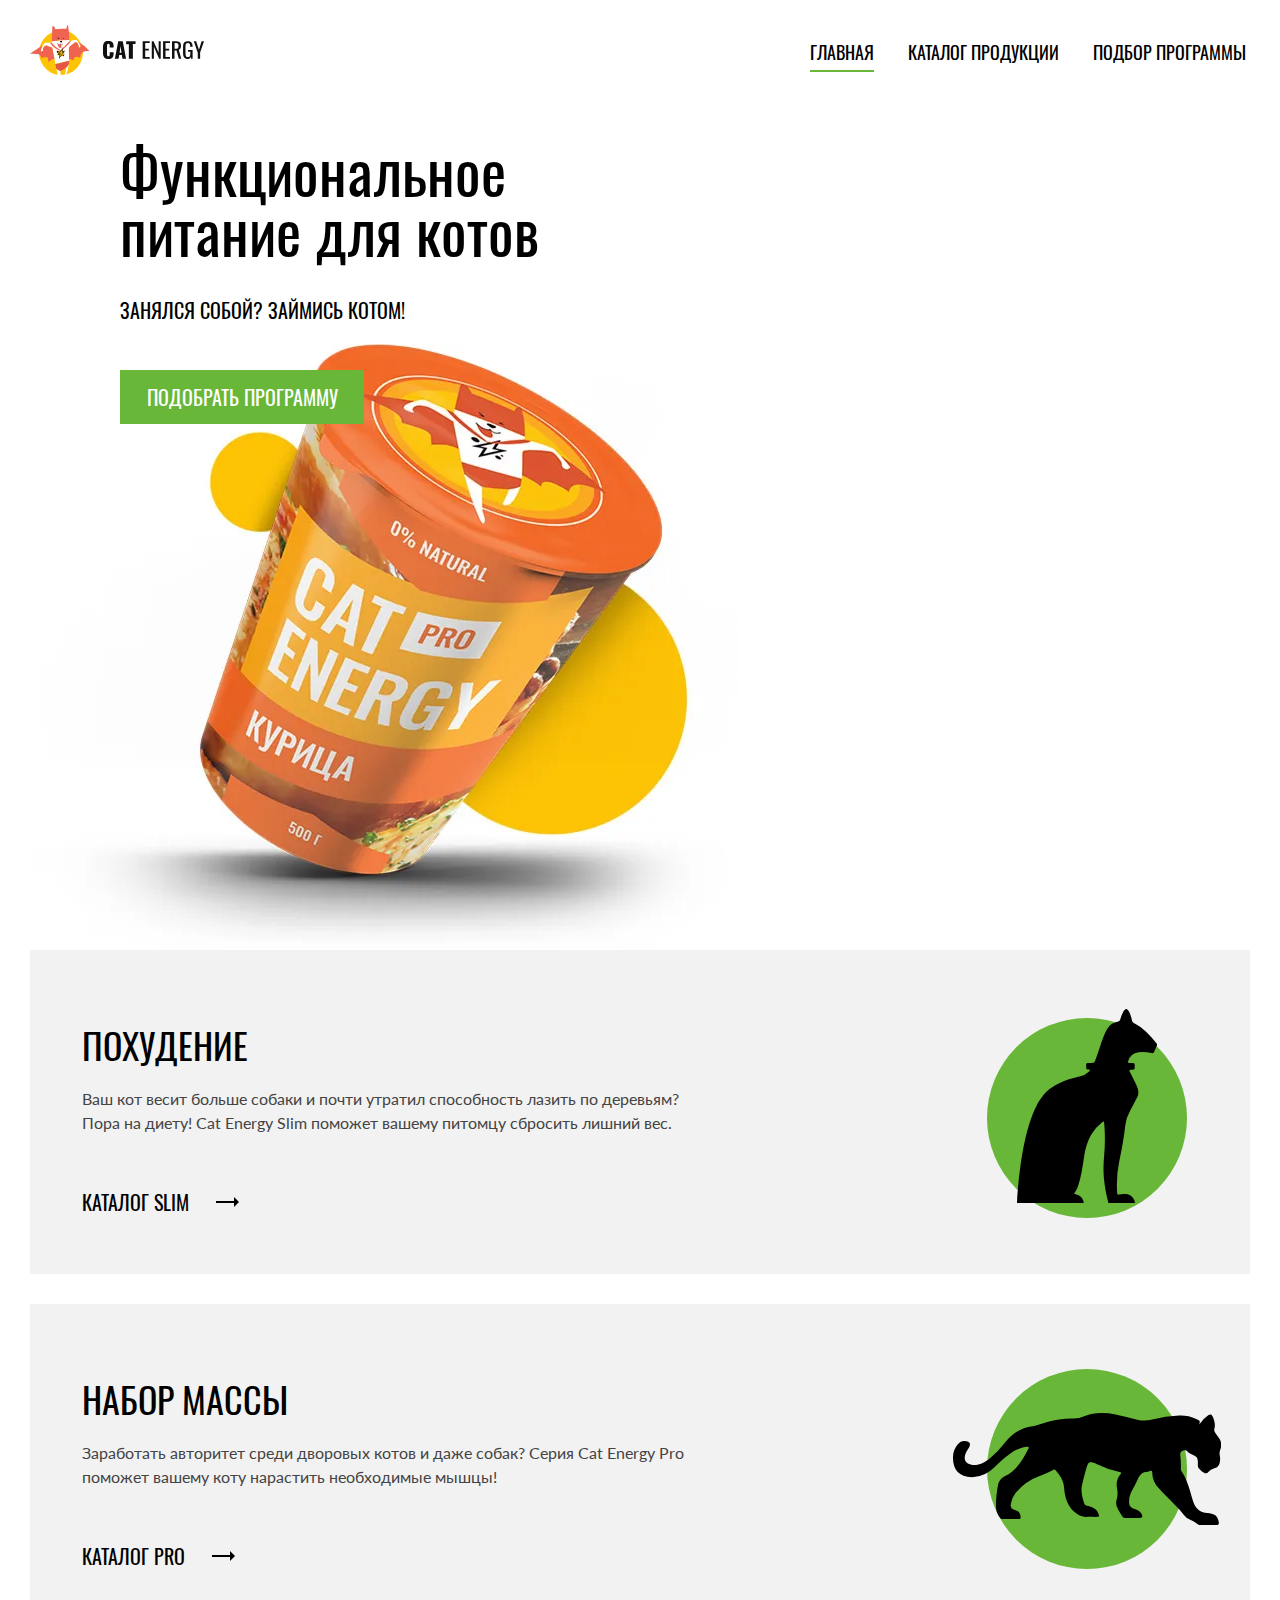
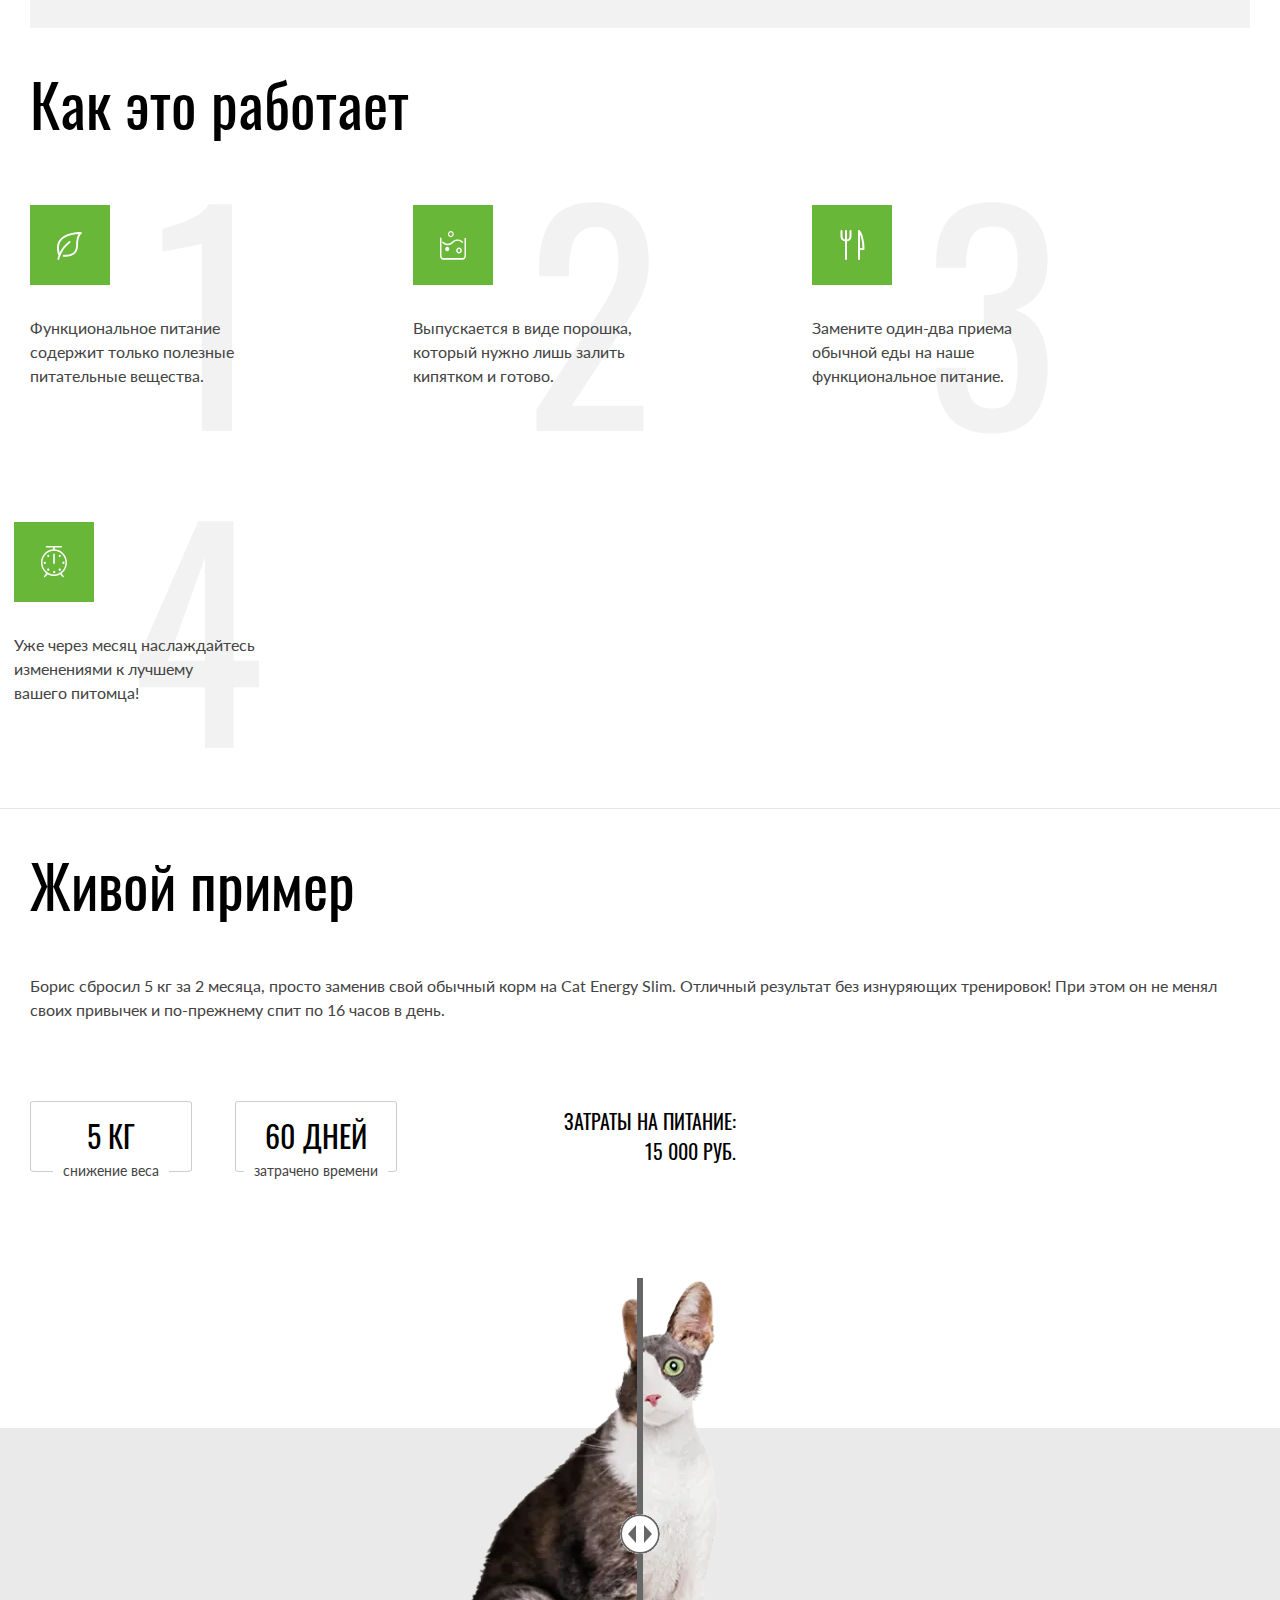
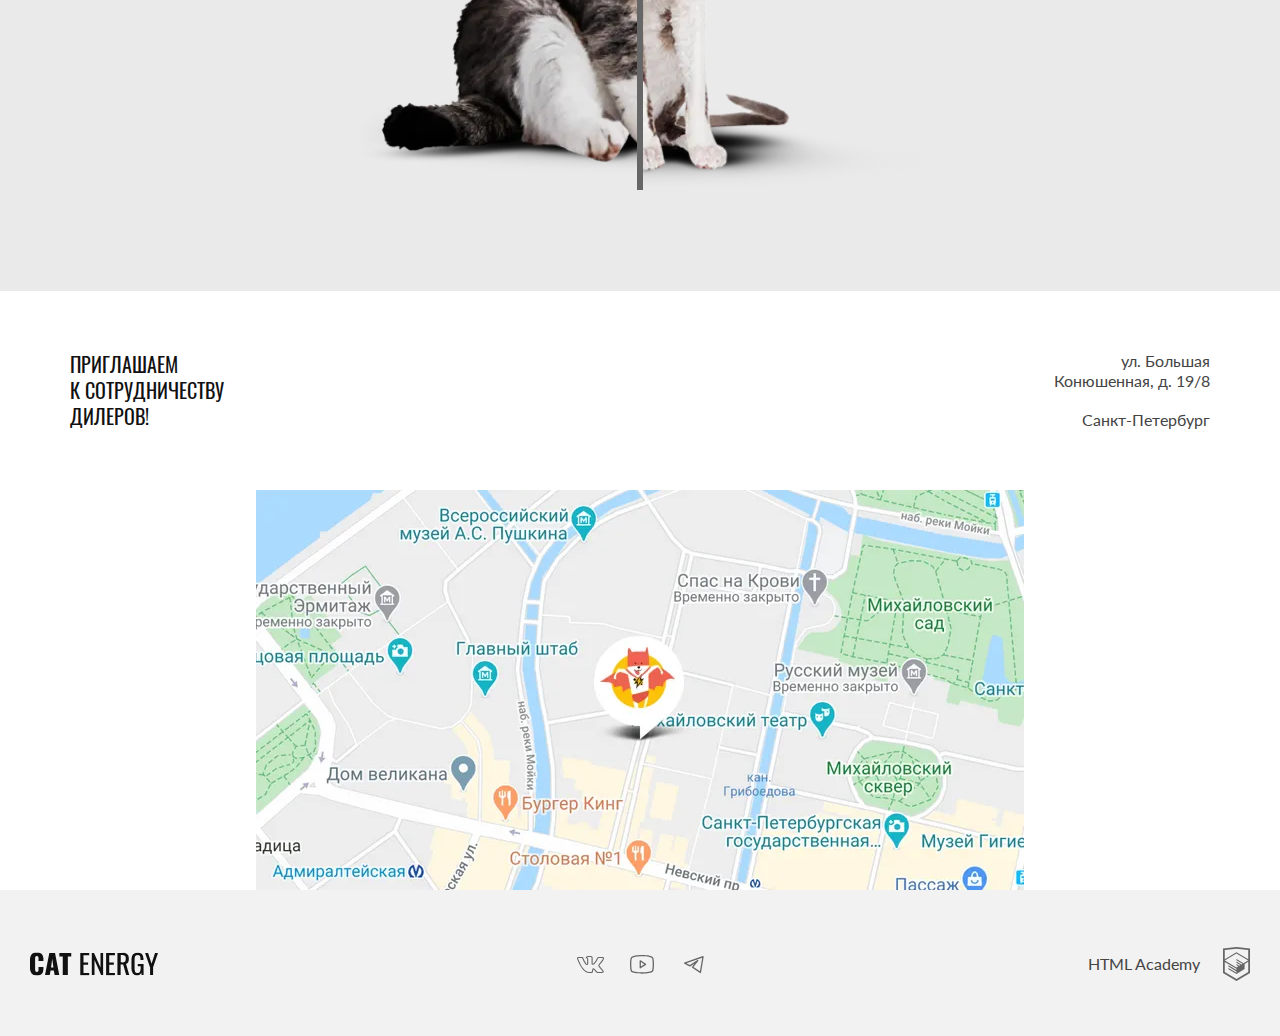
<file: index.html>
<!DOCTYPE html><html class="page" lang="ru"><head><meta charset="UTF-8"><title>Cat Energy</title><meta name="viewport" content="width=device-width,initial-scale=1"><link rel="apple-touch-icon" sizes="180x180" href="favicons/apple-touch-icon.png"><link rel="icon" type="image/png" sizes="32x32" href="favicons/favicon-32x32.png"><link rel="icon" type="image/png" sizes="16x16" href="favicons/favicon-16x16.png"><link rel="manifest" href="site.webmanifest"><link rel="mask-icon" href="favicons/safari-pinned-tab.svg" color="#5bbad5"><meta name="msapplication-TileColor" content="#da532c"><meta name="theme-color" content="#ffffff"><link rel="stylesheet" href="styles/styles.css"><script src="scripts/index.js" defer="defer"></script></head><body class="page__body"><header class="main-header main-header--index"><div class="main-header__content-wrapper container"><a class="main-header__link main-header__link--image" href="index.html"><picture><source type="image/svg+xml" media="(min-width: 1440px)" srcset="images/logo-image-desktop.svg" width="70" height="59"><source type="image/svg+xml" media="(min-width: 768px)" srcset="images/logo-image-tablet.svg" width="60" height="50"><img class="main-header__logo-image" src="images/logo-image.svg" width="33" height="38" alt="логотип Cat Energy"></picture></a><a class="main-header__link main-header__link--text" href="index.html"><picture><source type="image/svg+xml" media="(min-width: 1440px)" srcset="images/logo-text-desktop.svg" width="118" height="21"><img class="main-header__logo-text" src="images/logo-text.svg" width="101" height="18" alt="логотип Cat Energy"></picture></a><button class="main-header__toggle main-header__toggle--nojs" type="button"><span class="main-header__toggle-iconline"></span> <span class="visually-hidden">Открыть меню</span></button><nav class="main-navigation main-navigation--nojs"><ul class="main-navigation__list"><li class="main-navigation__item"><a class="main-navigation__link main-navigation__link--index" href="#" aria-current="page">Главная</a></li><li class="main-navigation__item"><a class="main-navigation__link main-navigation__link--index" href="catalog.html">Каталог продукции</a></li><li class="main-navigation__item"><a class="main-navigation__link main-navigation__link--index" href="#">Подбор программы</a></li></ul></nav></div></header><main class="main-container"><section class="hero"><div class="hero__content-wrapper container"><h1 class="hero__title">Функциональное питание для котов</h1><p class="hero__slogan">Занялся собой? Займись котом!</p><picture><source type="image/webp" media="(min-width: 1440px)" srcset="images/hero-image-desktop@1x.webp, images/hero-image-desktop@2x.webp 2x"><source type="image/webp" media="(min-width: 768px)" srcset="images/hero-image-tablet@1x.webp, images/hero-image-tablet@2x.webp 2x"><source type="image/webp" srcset="images/hero-image@1x.webp, images/hero-image@2x.webp 2x"><source type="image/png" media="(min-width: 1440px)" srcset="images/hero-image-desktop@1x.png, images/hero-image-desktop@2x.png 2x" width="552" height="499"><source type="image/png" media="(min-width: 768px)" srcset="images/hero-image-tablet@1x.png, images/hero-image-tablet@2x.png 2x" width="709" height="609"><img class="hero__image" src="images/hero-image@1x.png" srcset="images/hero-image@2x.png 2x" width="280" height="270" alt="изображение продукта"></picture><a class="button hero__button" href="#">Подобрать программу</a></div></section><section class="programs"><div class="programs__content-wrapper container"><h2 class="programs__title visually-hidden">Программы питания</h2><ul class="programs__list"><li class="programs__card programs__card--fit"><h3 class="programs__card-title">Похудение</h3><p class="programs__card-description">Ваш кот весит больше собаки и почти утратил способность лазить по деревьям? Пора на диету! Cat Energy Slim поможет вашему питомцу сбросить лишний вес.</p><a class="programs__card-link" href="#">Каталог slim </a><span class="visually-hidden">-></span></li><li class="programs__card programs__card--muscles"><h3 class="programs__card-title">Набор массы</h3><p class="programs__card-description">Заработать авторитет среди дворовых котов и даже собак? Серия Cat Energy Pro поможет вашему коту нарастить необходимые мышцы!</p><a class="programs__card-link" href="#">Каталог pro <span class="visually-hidden">-></span> </a><span class="visually-hidden">-></span></li></ul></div></section><section class="features"><div class="features__content-wrapper container"><h2 class="features__title">Как это работает</h2><ol class="features__list"><li class="features__item features__item--ingridients"><p class="features__description">Функциональное питание содержит только полезные питательные вещества.</p></li><li class="features__item features__item--form"><p class="features__description">Выпускается в виде порошка, который нужно лишь залить кипятком и готово.</p></li><li class="features__item features__item--diet"><p class="features__description">Замените один-два приема обычной еды на наше функциональное питание.</p></li><li class="features__item features__item--results"><p class="features__description">Уже через месяц наслаждайтесь изменениями к лучшему вашего&nbsp;питомца!</p></li></ol></div></section><section class="showcase"><div class="showcase__content-wrapper container"><h2 class="showcase__title">Живой пример</h2><p class="showcase__description">Борис сбросил 5 кг за 2 месяца, просто заменив свой обычный корм на Cat Energy Slim. Отличный результат без&nbsp;изнуряющих тренировок! При этом он не менял своих привычек и по-прежнему спит по 16 часов в день.</p><div class="showcase__facts"><dl class="showcase__fact"><dt class="showcase__fact-term">Снижение веса</dt><dd class="showcase__fact-description">5 кг</dd></dl><dl class="showcase__fact"><dt class="showcase__fact-term">Затрачено времени</dt><dd class="showcase__fact-description">60 дней</dd></dl><dl class="showcase__expend"><dt class="showcase__expend-term">Затраты на питание:</dt><dd class="showcase__expend-description">15 000 руб.</dd></dl></div><div class="showcase-example"><div class="showcase-example__images slider"><picture><source type="image/webp" media="(min-width: 768px)" srcset="images/cat-after-tablet-desk@1x.webp, images/cat-after-tablet-desk@2x.webp 2x" width="560" height="512"><source type="image/webp" srcset="images/cat-after-mobile@1x.webp, images/cat-after-mobile@2x.webp 2x" width="280" height="256"><source type="image/png" media="(min-width: 768px)" srcset="images/cat-after-tablet-desk@1x.png, images/cat-after-tablet-desk@2x.png 2x" width="560" height="512"><img class="slider__img slider__cat-after" src="images/cat-after-mobile@1x.png" srcset="images/cat-after-mobile@2x.png 2x" width="280" height="256" alt="изображение кота после"></picture><div class="slider__image-wrapper" style="width: 50%;"><picture><source type="image/webp" media="(min-width: 768px)" srcset="images/cat-before-tablet-desk@1x.webp, images/cat-before-tablet-desk@2x.webp 2x" width="560" height="512"><source type="image/webp" srcset="images/cat-before-mobile@1x.webp, images/cat-before-mobile@2x.webp 2x" width="280" height="256"><source type="image/png" media="(min-width: 768px)" srcset="images/cat-before-tablet-desk@1x.png, images/cat-before-tablet-desk@2x.png 2x" width="560" height="512"><img class="slider__img slider__cat-before" src="images/cat-before-mobile@1x.png" srcset="images/cat-before-mobile@2x.png 2x" width="280" height="256" alt="изображение кота до"></picture></div><div class="slider__toggle-wrapper" style="left: 50%;"><button class="slider__toggle" type="button"><span class="slider__toggle-button visually-hidden">Перетянуть слайдер</span></button></div></div></div></div></section><section class="contacts"><div class="contacts__container container"><div class="contacts__content-wrapper"><h2 class="contacts__title visually-hidden">Контакты</h2><p class="contacts__invite">Приглашаем<br>к сотрудничеству дилеров!</p><p class="contacts__address"><span class="contacts__address-details">ул. Большая Конюшенная, д. 19/8 </span><span class="contacts__address-details">Санкт-Петербург</span></p></div></div><div class="contacts__location"><iframe src="https://www.google.com/maps/embed?pb=!1m18!1m12!1m3!1d1998.6037876791631!2d30.320467112899244!3d59.93871647481054!2m3!1f0!2f0!3f0!3m2!1i1024!2i768!4f13.1!3m3!1m2!1s0x4696310fca145cc1%3A0x42b32648d8238007!2z0JHQvtC70YzRiNCw0Y8g0JrQvtC90Y7RiNC10L3QvdCw0Y8g0YPQuy4sIDE5LzgsINCh0LDQvdC60YIt0J_QtdGC0LXRgNCx0YPRgNCzLCDQoNC-0YHRgdC40Y8sIDE5MTE4Ng!5e0!3m2!1sru!2sse!4v1713343783650!5m2!1sru!2sse" width="320" height="362" style="border:0;" allowfullscreen="" loading="lazy" referrerpolicy="no-referrer-when-downgrade"></iframe><picture><source type="image/webp" media="(min-width: 1440px)" srcset="images/map-desktop@1x.webp, images/map-desktop@2x.webp 2x" width="1440" height="400"><source type="image/webp" media="(min-width: 768px)" srcset="images/map-tablet@1x.webp, images/map-tablet@2x.webp 2x" width="768" height="400"><source type="image/webp" srcset="images/map-mobile@1x.webp, images/map-mobile@2x.webp 2x" width="320" height="362"><source type="image/png" media="(min-width: 1440px)" srcset="images/map-desktop@1x.png, images/map-desktop@2x.png 2x" width="1440" height="400"><source type="image/png" media="(min-width: 768px)" srcset="images/map-tablet@1x.png, images/map-tablet@2x.png 2x" width="768" height="400"><img class="map-image" src="images/map-mobile@1x.png" srcset="images/map-mobile@2x.png 2x" width="320" height="362" alt="Мы на карте"></picture></div></section></main><footer class="main-footer"><div class="main-footer__content-wrapper container"><a class="main-footer__link" href="index.html" aria-label="логотип Cat Energy"><img class="main-footer__logo-text" src="images/logo-text.svg" width="128" height="24" alt="логотип Cat Energy"></a><div class="main-footer__social social"><h2 class="social__title visually-hidden">Социальные сети</h2><ul class="social__list"><li class="social__item"><a class="social__link social__link--vk" href="https://vk.com/htmlacademy" target="_blank" rel="noreferrer noopener"><span class="social__title visually-hidden">Мы в Вконтакте</span></a></li><li class="social__item"><a class="social__link social__link--youtube" href="https://www.youtube.com/user/htmlacademyru" target="_blank" rel="noreferrer noopener"><span class="social__title visually-hidden">Мы в Ютьюб</span></a></li><li class="social__item"><a class="social__link social__link--telegram" href="https://t.me/htmlacademy" target="_blank" rel="noreferrer noopener"><span class="social__title visually-hidden">Мы в Телеграм</span></a></li></ul></div><div class="main-footer__developer developer"><h2 class="developer__title visually-hidden">Разработчик HTML academy</h2><a class="developer__link" href="https://htmlacademy.ru/" aria-label="Логотип HTML академии" target="_blank" rel="noreferrer noopener"><p class="developer__logo-text">HTML Academy</p></a><a class="developer__link developer__logo-image" href="https://htmlacademy.ru/" aria-label="Логотип HTML академии" target="_blank" rel="noreferrer noopener"></a></div></div></footer></body></html>
</file>
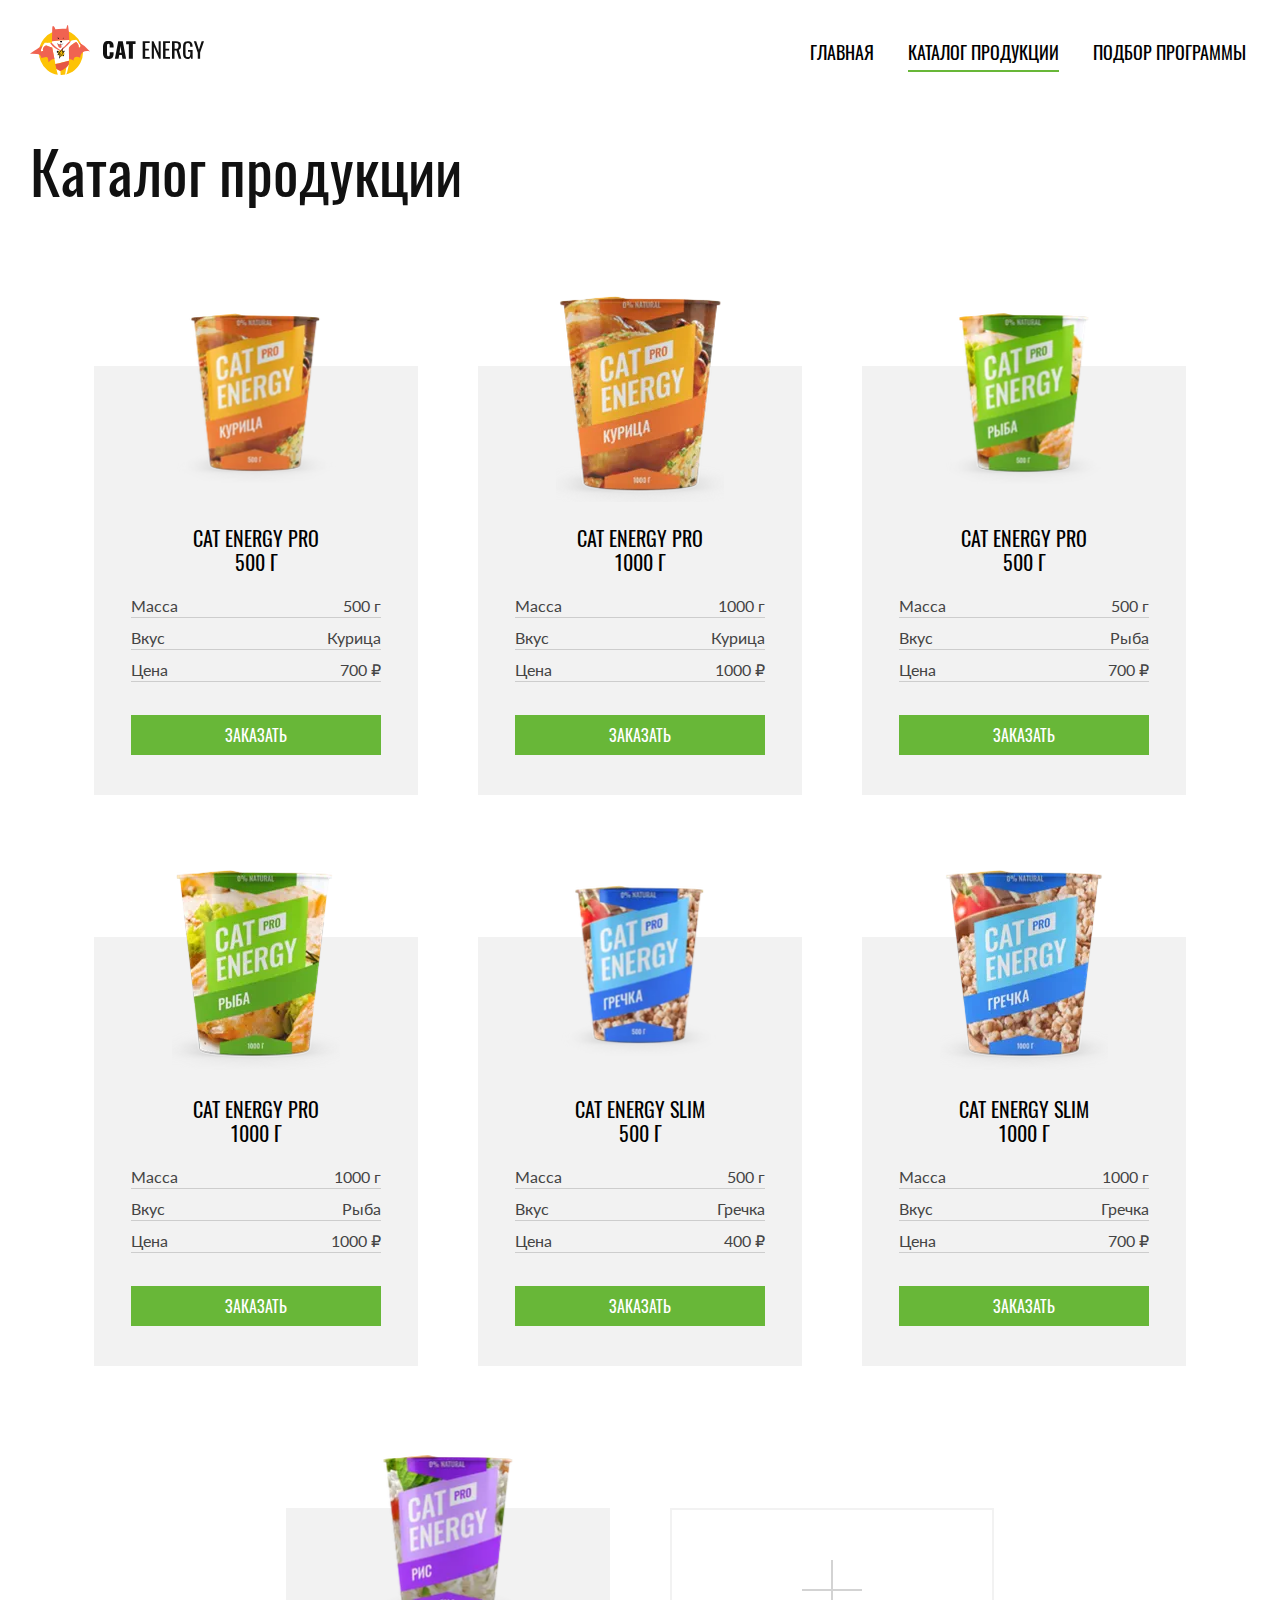
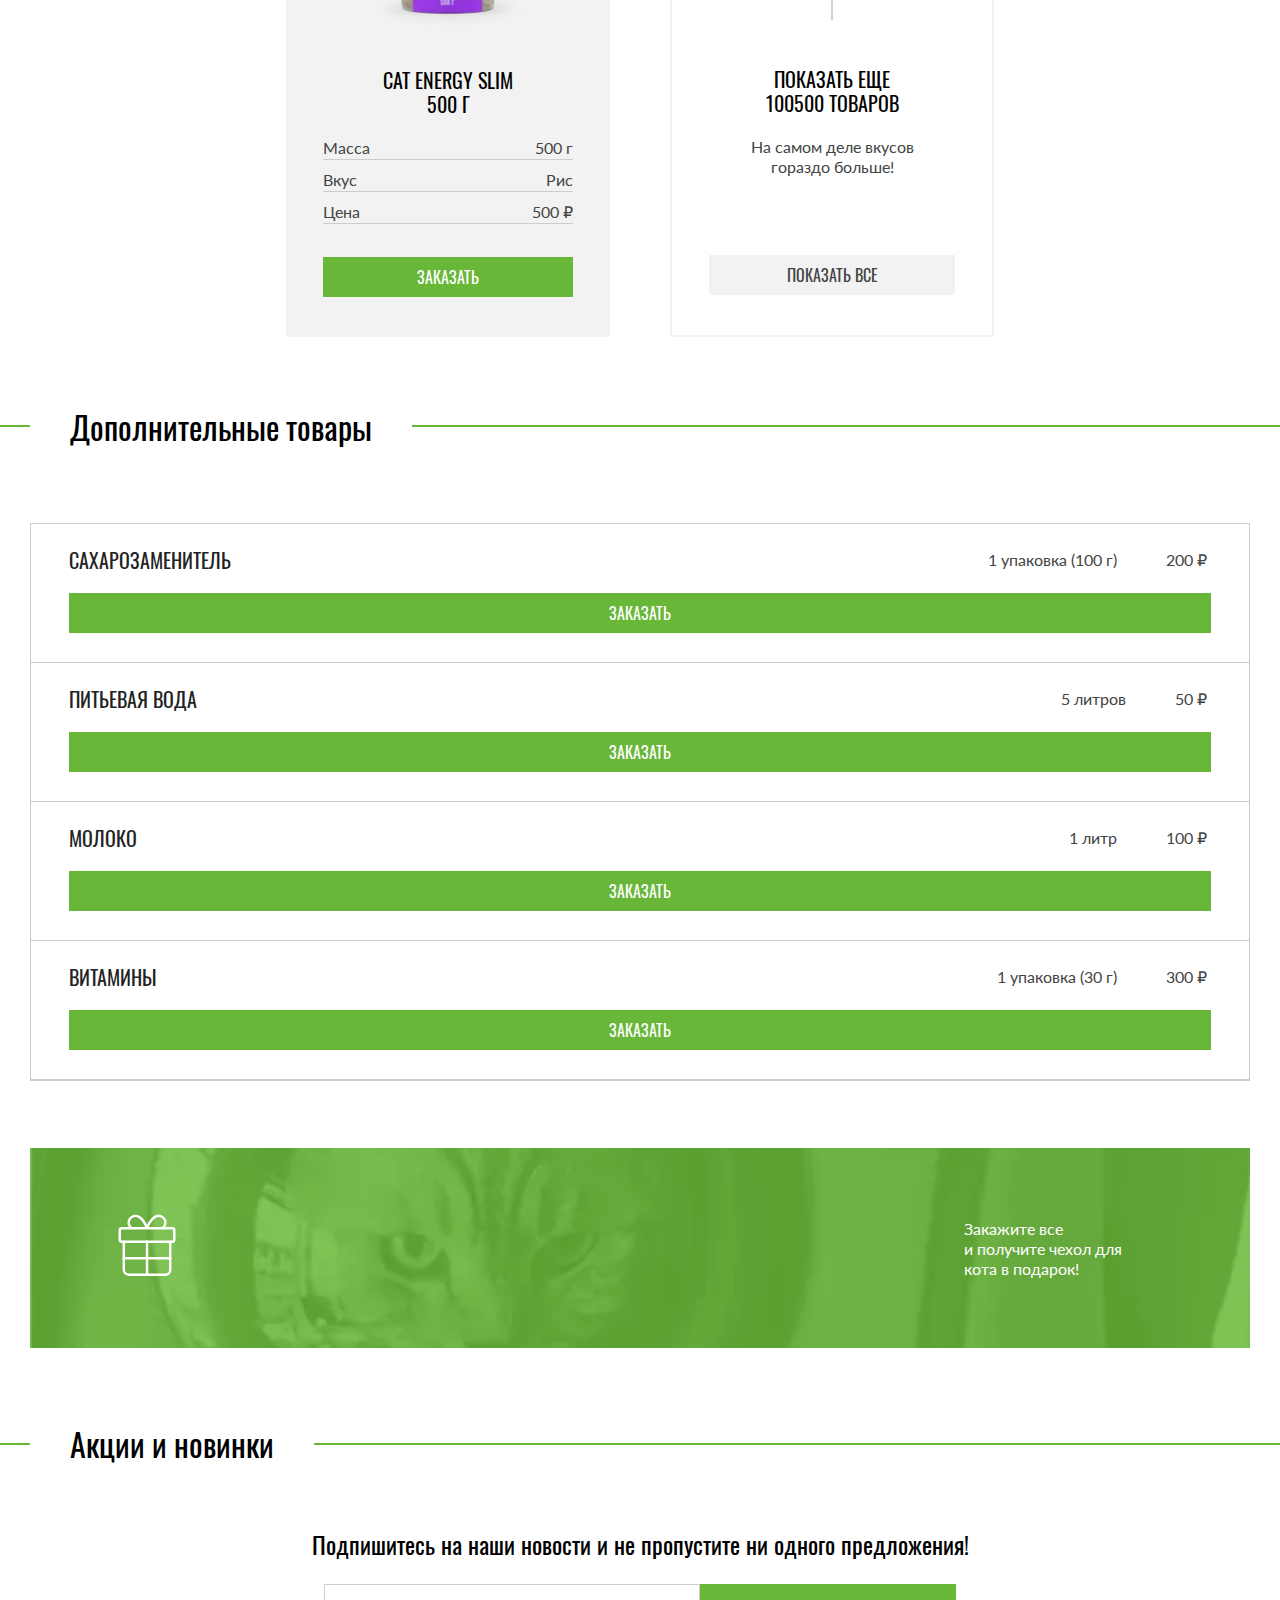
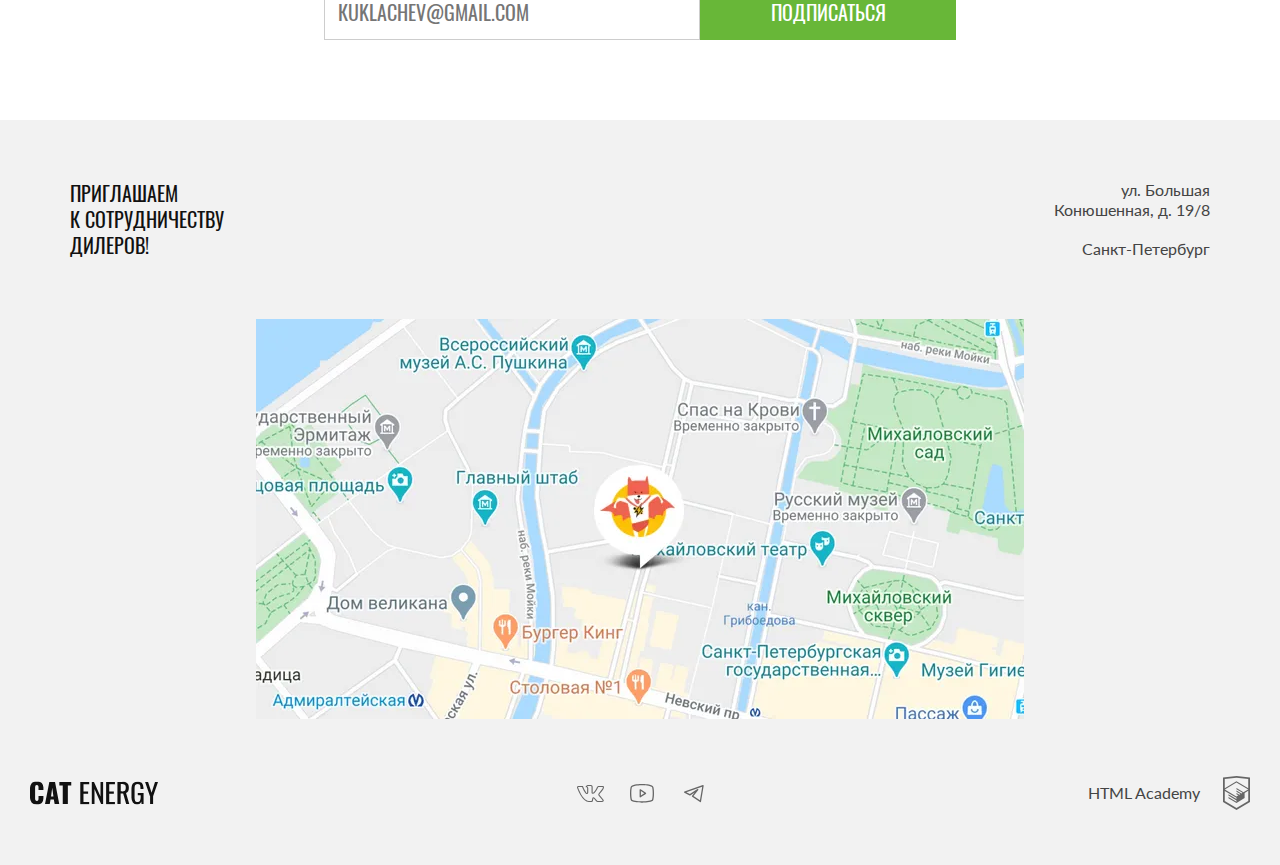
<file: catalog.html>
<!DOCTYPE html><html class="page" lang="ru"><head><meta charset="UTF-8"><title>Cat Energy</title><meta name="viewport" content="width=device-width,initial-scale=1"><link rel="preload" href="../source/fonts/lato/Lato-Regular.woff" as="font" crossorigin="anonymous"><link rel="preload" href="../source/fonts/lato/Lato-Regular.woff2" as="font" crossorigin="anonymous"><link rel="preload" href="../source/fonts/oswald/oswaldregular.woff" as="font" crossorigin="anonymous"><link rel="preload" href="../source/fonts/oswald/oswaldregular.woff2" as="font" crossorigin="anonymous"><link rel="apple-touch-icon" sizes="180x180" href="favicons/apple-touch-icon.png"><link rel="icon" type="image/png" sizes="32x32" href="favicons/favicon-32x32.png"><link rel="icon" type="image/png" sizes="16x16" href="favicons/favicon-16x16.png"><link rel="manifest" href="site.webmanifest"><link rel="mask-icon" href="favicons/safari-pinned-tab.svg" color="#5bbad5"><meta name="msapplication-TileColor" content="#da532c"><meta name="theme-color" content="#ffffff"><link rel="stylesheet" href="styles/styles.css"><script src="scripts/index.js" defer="defer"></script></head><body class="page__body-catalog"><header class="main-header"><div class="main-header__content-wrapper container"><a class="main-header__link main-header__link--image" href="index.html"><picture><source type="image/svg+xml" media="(min-width: 1440px)" srcset="images/logo-image-desktop.svg" width="70" height="59"><source type="image/svg+xml" media="(min-width: 768px)" srcset="images/logo-image-tablet.svg" width="60" height="50"><img class="main-header__logo-image" src="images/logo-image.svg" width="33" height="38" alt="логотип Cat Energy"></picture></a><a class="main-header__link main-header__link--text main-header__link--text-catalog" href="index.html"><picture><source type="image/svg+xml" media="(min-width: 1440px)" srcset="images/logo-text-desktop.svg" width="118" height="21"><img class="main-header__logo-text" src="images/logo-text.svg" width="101" height="18" alt="логотип Cat Energy"></picture></a><button class="main-header__toggle main-header__toggle--nojs" type="button"><span class="main-header__toggle-iconline"></span> <span class="visually-hidden">Открыть меню</span></button><nav class="main-navigation main-navigation--nojs"><ul class="main-navigation__list"><li class="main-navigation__item"><a class="main-navigation__link" href="index.html">Главная</a></li><li class="main-navigation__item"><a class="main-navigation__link" href="#" aria-current="page">Каталог продукции</a></li><li class="main-navigation__item"><a class="main-navigation__link" href="#">Подбор программы</a></li></ul></nav></div></header><main><section class="catalog"><div class="catalog__content-wrapper container"><h1 class="catalog__title">Каталог продукции</h1><ul class="catalog__list"><li class="catalog__item product-card"><div class="product-card__wrapper"><a class="product-card__link" href="#"><picture><source type="image/webp" media="(min-width: 1440px)" srcset="images/pro-500-chiken-desktop@1x.webp, images/pro-500-chiken-desktop@2x.webp 2x" width="161" height="172"><source type="image/webp" media="(min-width: 768px)" srcset="images/pro-500-chiken-tablet@1x.webp, images/pro-500-chiken-tablet@2x.webp 2x" width="161" height="172"><source type="image/webp" srcset="images/pro-500-chiken@1x.webp, images/pro-500-chiken@2x.webp 2x" width="68" height="86"><source type="image/png" media="(min-width: 1440px)" srcset="images/pro-500-chiken-desktop@1x.png, images/pro-500-chiken-desktop@2x.png 2x" width="161" height="172"><source type="image/png" media="(min-width: 768px)" srcset="images/pro-500-chiken-tablet@1x.png, images/pro-500-chiken-tablet@2x.png 2x" width="161" height="172"><img class="product-card__image" src="images/pro-500-chiken@1x.png" srcset="images/pro-500-chiken@2x.png 2x" width="68" height="86" alt="изображение упаковки"></picture></a><a class="product-card__name-link" href="#"><h3 class="product-card__name">Cat Energy PRO 500 г</h3></a><dl class="product-card__attributes"><div class="product-card__attribute"><dt class="product-card__attribute-name">Масса</dt><dd class="product-card__attribute-value">500 г</dd></div><div class="product-card__attribute"><dt class="product-card__attribute-name">Вкус</dt><dd class="product-card__attribute-value">Курица</dd></div><div class="product-card__attribute"><dt class="product-card__attribute-name">Цена</dt><dd class="product-card__attribute-value">700 ₽</dd></div></dl><a class="button button--order" href="#">Заказать</a></div></li><li class="catalog__item product-card"><div class="product-card__wrapper"><a class="product-card__link" href="#"><picture><source type="image/webp" media="(min-width: 1440px)" srcset="images/pro-1000-chiken-desktop@1x.webp, images/pro-1000-chiken-desktop@2x.webp 2x" width="172" height="196"><source type="image/webp" media="(min-width: 768px)" srcset="images/pro-1000-chiken-tablet@1x.webp, images/pro-1000-chiken-tablet@2x.webp 2x" width="168" height="206"><source type="image/webp" srcset="images/pro-1000-chiken@1x.webp, images/pro-1000-chiken@2x.webp 2x" width="84" height="100"><source type="image/png" media="(min-width: 1440px)" srcset="images/pro-1000-chiken-desktop@1x.png, images/pro-1000-chiken-desktop@2x.png 2x" width="172" height="196"><source type="image/png" media="(min-width: 768px)" srcset="images/pro-1000-chiken-tablet@1x.png, images/pro-1000-chiken-tablet@2x.png 2x" width="168" height="206"><img class="product-card__image" src="images/pro-1000-chiken@1x.png" srcset="images/pro-1000-chiken@2x.png 2x" width="84" height="100" alt="изображение упаковки"></picture></a><a class="product-card__name-link" href="#"><h3 class="product-card__name">Cat Energy PRO 1000 г</h3></a><dl class="product-card__attributes"><div class="product-card__attribute"><dt class="product-card__attribute-name">Масса</dt><dd class="product-card__attribute-value">1000 г</dd></div><div class="product-card__attribute"><dt class="product-card__attribute-name">Вкус</dt><dd class="product-card__attribute-value">Курица</dd></div><div class="product-card__attribute"><dt class="product-card__attribute-name">Цена</dt><dd class="product-card__attribute-value">1000 ₽</dd></div></dl><a class="button button--order" href="#">Заказать</a></div></li><li class="catalog__item product-card"><div class="product-card__wrapper"><a class="product-card__link" href="#"><picture><source type="image/webp" media="(min-width: 1440px)" srcset="images/pro-500-fish-desktop@1x.webp, images/pro-500-fish-desktop@2x.webp 2x" width="163" height="174"><source type="image/webp" media="(min-width: 768px)" srcset="images/pro-500-fish-tablet@1x.webp, images/pro-500-fish-tablet@2x.webp 2x" width="163" height="174"><source type="image/webp" srcset="images/pro-500-fish@1x.webp, images/pro-500-fish@2x.webp 2x" width="68" height="78"><source type="image/png" media="(min-width: 1440px)" srcset="images/pro-500-fish-desktop@1x.png, images/pro-500-fish-desktop@2x.png 2x" width="163" height="174"><source type="image/png" media="(min-width: 768px)" srcset="images/pro-500-fish-tablet@1x.png, images/pro-500-fish-tablet@2x.png 2x" width="163" height="174"><img class="product-card__image" src="images/pro-500-fish@1x.png" srcset="images/pro-500-fish@2x.png 2x" width="68" height="78" alt="изображение упаковки"></picture></a><a class="product-card__name-link" href="#"><h3 class="product-card__name">Cat Energy PRO 500 г</h3></a><dl class="product-card__attributes"><div class="product-card__attribute"><dt class="product-card__attribute-name">Масса</dt><dd class="product-card__attribute-value">500 г</dd></div><div class="product-card__attribute"><dt class="product-card__attribute-name">Вкус</dt><dd class="product-card__attribute-value">Рыба</dd></div><div class="product-card__attribute"><dt class="product-card__attribute-name">Цена</dt><dd class="product-card__attribute-value">700 ₽</dd></div></dl><a class="button button--order" href="#">Заказать</a></div></li><li class="catalog__item product-card"><div class="product-card__wrapper"><a class="product-card__link" href="#"><picture><source type="image/webp" media="(min-width: 1440px)" srcset="images/pro-1000-fish-desktop@1x.webp, images/pro-1000-fish-desktop@2x.webp 2x" width="172" height="196"><source type="image/webp" media="(min-width: 768px)" srcset="images/pro-1000-fish-tablet@1x.webp, images/pro-1000-fish-tablet@2x.webp 2x" width="168" height="200"><source type="image/webp" srcset="images/pro-1000-fish@1x.webp, images/pro-1000-fish@2x.webp 2x" width="84" height="100"><source type="image/png" media="(min-width: 1440px)" srcset="images/pro-1000-fish-desktop@1x.png, images/pro-1000-fish-desktop@2x.png 2x" width="172" height="196"><source type="image/png" media="(min-width: 768px)" srcset="images/pro-1000-fish-tablet@1x.png, images/pro-1000-fish-tablet@2x.png 2x" width="168" height="200"><img class="product-card__image" src="images/pro-1000-fish@1x.png" srcset="images/pro-1000-fish@2x.png 2x" width="84" height="100" alt="изображение упаковки"></picture></a><a class="product-card__name-link" href="#"><h3 class="product-card__name">Cat Energy PRO 1000 г</h3></a><dl class="product-card__attributes"><div class="product-card__attribute"><dt class="product-card__attribute-name">Масса</dt><dd class="product-card__attribute-value">1000 г</dd></div><div class="product-card__attribute"><dt class="product-card__attribute-name">Вкус</dt><dd class="product-card__attribute-value">Рыба</dd></div><div class="product-card__attribute"><dt class="product-card__attribute-name">Цена</dt><dd class="product-card__attribute-value">1000 ₽</dd></div></dl><a class="button button--order" href="#">Заказать</a></div></li><li class="catalog__item product-card"><div class="product-card__wrapper"><a class="product-card__link" href="#"><picture><source type="image/webp" media="(min-width: 1440px)" srcset="images/slim-500-buckwheat-desktop@1x.webp, images/slim-500-buckwheat-desktop@2x.webp 2x" width="161" height="171"><source type="image/webp" media="(min-width: 768px)" srcset="images/slim-500-buckwheat-tablet@1x.webp, images/slim-500-buckwheat-tablet@2x.webp 2x" width="161" height="171"><source type="image/webp" srcset="images/slim-500-buckwheat@1x.webp, images/slim-500-buckwheat@2x.webp 2x" width="68" height="78"><source type="image/png" media="(min-width: 1440px)" srcset="images/slim-500-buckwheat-desktop@1x.png, images/slim-500-buckwheat-desktop@2x.png 2x" width="161" height="171"><source type="image/png" media="(min-width: 768px)" srcset="images/slim-500-buckwheat-tablet@1x.png, images/slim-500-buckwheat-tablet@2x.png 2x" width="161" height="171"><img class="product-card__image" src="images/slim-500-buckwheat@1x.png" srcset="images/slim-500-buckwheat@2x.png 2x" width="68" height="78" alt="изображение упаковки"></picture></a><a class="product-card__name-link" href="#"><h3 class="product-card__name">Cat Energy SLIM 500 г</h3></a><dl class="product-card__attributes"><div class="product-card__attribute"><dt class="product-card__attribute-name">Масса</dt><dd class="product-card__attribute-value">500 г</dd></div><div class="product-card__attribute"><dt class="product-card__attribute-name">Вкус</dt><dd class="product-card__attribute-value">Гречка</dd></div><div class="product-card__attribute"><dt class="product-card__attribute-name">Цена</dt><dd class="product-card__attribute-value">400 ₽</dd></div></dl><a class="button button--order" href="#">Заказать</a></div></li><li class="catalog__item product-card"><div class="product-card__wrapper"><a class="product-card__link" href="#"><picture><source type="image/webp" media="(min-width: 1440px)" srcset="images/slim-1000-buckwheat-desktop@1x.webp, images/slim-1000-buckwheat-desktop@2x.webp 2x" width="172" height="196"><source type="image/webp" media="(min-width: 768px)" srcset="images/slim-1000-buckwheat-tablet@1x.webp, images/slim-1000-buckwheat-tablet@2x.webp 2x" width="168" height="200"><source type="image/webp" srcset="images/slim-1000-buckwheat@1x.webp, images/slim-1000-buckwheat@2x.webp 2x" width="84" height="100"><source type="image/png" media="(min-width: 1440px)" srcset="images/slim-1000-buckwheat-desktop@1x.png, images/slim-1000-buckwheat-desktop@2x.png 2x" width="172" height="196"><source type="image/png" media="(min-width: 768px)" srcset="images/slim-1000-buckwheat-tablet@1x.png, images/slim-1000-buckwheat-tablet@2x.png 2x" width="168" height="200"><img class="product-card__image" src="images/slim-1000-buckwheat@1x.png" srcset="images/slim-1000-buckwheat@2x.png 2x" width="84" height="100" alt="изображение упаковки"></picture></a><a class="product-card__name-link" href="#"><h3 class="product-card__name">Cat Energy SLIM 1000 г</h3></a><dl class="product-card__attributes"><div class="product-card__attribute"><dt class="product-card__attribute-name">Масса</dt><dd class="product-card__attribute-value">1000 г</dd></div><div class="product-card__attribute"><dt class="product-card__attribute-name">Вкус</dt><dd class="product-card__attribute-value">Гречка</dd></div><div class="product-card__attribute"><dt class="product-card__attribute-name">Цена</dt><dd class="product-card__attribute-value">700 ₽</dd></div></dl><a class="button button--order" href="#">Заказать</a></div></li><li class="catalog__item product-card"><div class="product-card__wrapper"><a class="product-card__link" href="#"><picture><source type="image/webp" media="(min-width: 1440px)" srcset="images/slim-500-rice-desktop@1x.webp, images/slim-500-rice-desktop@2x.webp 2x" width="163" height="174"><source type="image/webp" media="(min-width: 768px)" srcset="images/slim-500-rice-tablet@1x.webp, images/slim-500-rice-tablet@2x.webp 2x" width="163" height="174"><source type="image/webp" srcset="images/slim-500-rice@1x.webp, images/slim-500-rice@2x.webp 2x" width="72" height="84"><source type="image/png" media="(min-width: 1440px)" srcset="images/slim-500-rice-desktop@1x.png, images/slim-500-rice-desktop@2x.png 2x" width="163" height="174"><source type="image/png" media="(min-width: 768px)" srcset="images/slim-500-rice-tablet@1x.png, images/slim-500-rice-tablet@2x.png 2x" width="163" height="174"><img class="product-card__image" src="images/slim-500-rice@1x.png" srcset="images/slim-500-rice@2x.png 2x" width="72" height="84" alt="изображение упаковки"></picture></a><a class="product-card__name-link" href="#"><h3 class="product-card__name">Cat Energy SLIM 500 г</h3></a><dl class="product-card__attributes"><div class="product-card__attribute"><dt class="product-card__attribute-name">Масса</dt><dd class="product-card__attribute-value">500 г</dd></div><div class="product-card__attribute"><dt class="product-card__attribute-name">Вкус</dt><dd class="product-card__attribute-value">Рис</dd></div><div class="product-card__attribute"><dt class="product-card__attribute-name">Цена</dt><dd class="product-card__attribute-value">500 ₽</dd></div></dl><a class="button button--order" href="#">Заказать</a></div></li><li class="catalog__item product-card-more product-card"><div class="product-card__wrapper product-card-more__wrapper"><button class="product-card-more__button" type="button"><span class="product-card-more__icon visually-hidden">показать больше</span></button><h3 class="product-card-more__title">Показать еще 100500 товаров</h3><p class="product-card-more__description">На самом деле вкусов гораздо больше!</p><a class="button button--secondary" href="#">показать все</a></div></li></ul></div></section><section class="catalog-additional"><div class="catalog-additional__header"><div class="container"><h2 class="catalog-additional__title">Дополнительные товары</h2></div></div><div class="catalog-additional__content-wrapper container"><ul class="catalog-additional__list"><li class="catalog-additional__item additional-product-card"><h3 class="additional-product-card__title">Сахарозаменитель</h3><dl class="additional-product-card__attributes"><dt class="additional-product-card__attribute-name">1 упаковка (100 г)</dt><dd class="additional-product-card__attribute-value">200 ₽</dd></dl><a class="button button--order" href="#">заказать</a></li><li class="catalog-additional__item additional-product-card"><h3 class="additional-product-card__title">питьевая вода</h3><dl class="additional-product-card__attributes"><dt class="additional-product-card__attribute-name">5 литров</dt><dd class="additional-product-card__attribute-value">50 ₽</dd></dl><a class="button button--order" href="#">заказать</a></li><li class="catalog-additional__item additional-product-card"><h3 class="additional-product-card__title">молоко</h3><dl class="additional-product-card__attributes"><dt class="additional-product-card__attribute-name">1 литр</dt><dd class="additional-product-card__attribute-value">100 ₽</dd></dl><a class="button button--order" href="#">заказать</a></li><li class="catalog-additional__item additional-product-card"><h3 class="additional-product-card__title">витамины</h3><dl class="additional-product-card__attributes"><dt class="additional-product-card__attribute-name">1 упаковка (30 г)</dt><dd class="additional-product-card__attribute-value">300 ₽</dd></dl><a class="button button--order" href="#">заказать</a></li></ul><div class="catalog-additional__promo"><p class="catalog-additional__promo-titile">Закажите все и&nbsp;получите чехол для кота в подарок!</p></div></div></section><section class="subscription"><div class="subscription__header"><div class="container"><h2 class="subscription__title">Акции и новинки</h2></div></div><div class="subscription__content-wrapper container"><p class="subscription__description">Подпишитесь на наши новости и не пропустите ни одного предложения!</p><form class="subscription-form" action="https://echo.htmlacademy.ru" method="post"><label class="visually-hidden" for="subscription-email">Укажите Ваш e-mail</label> <input class="field" type="email" name="subscription-email" placeholder="кuklachev@gmail.com" id="subscription-email"> <button class="button button-subscription" type="submit">Подписаться</button></form></div></section><section class="contacts contacts-catalog"><div class="contacts__container container"><div class="contacts__content-wrapper"><h2 class="contacts__title visually-hidden">Контакты</h2><p class="contacts__invite">Приглашаем<br>к сотрудничеству дилеров!</p><p class="contacts__address"><span class="contacts__address-details">ул. Большая Конюшенная, д. 19/8 </span><span class="contacts__address-details">Санкт-Петербург</span></p></div></div><div class="contacts__location"><iframe src="https://www.google.com/maps/embed?pb=!1m18!1m12!1m3!1d1998.6037876791631!2d30.320467112899244!3d59.93871647481054!2m3!1f0!2f0!3f0!3m2!1i1024!2i768!4f13.1!3m3!1m2!1s0x4696310fca145cc1%3A0x42b32648d8238007!2z0JHQvtC70YzRiNCw0Y8g0JrQvtC90Y7RiNC10L3QvdCw0Y8g0YPQuy4sIDE5LzgsINCh0LDQvdC60YIt0J_QtdGC0LXRgNCx0YPRgNCzLCDQoNC-0YHRgdC40Y8sIDE5MTE4Ng!5e0!3m2!1sru!2sse!4v1713343783650!5m2!1sru!2sse" width="320" height="362" style="border:0;" allowfullscreen="" loading="lazy" referrerpolicy="no-referrer-when-downgrade"></iframe><picture><source type="image/webp" media="(min-width: 1440px)" srcset="images/map-desktop@1x.webp, images/map-desktop@2x.webp 2x" width="1440" height="400"><source type="image/webp" media="(min-width: 768px)" srcset="images/map-tablet@1x.webp, images/map-tablet@2x.webp 2x" width="768" height="400"><source type="image/webp" srcset="images/map-mobile@1x.webp, images/map-mobile@2x.webp 2x" width="320" height="362"><source type="image/png" media="(min-width: 1440px)" srcset="images/map-desktop@1x.png, images/map-desktop@2x.png 2x" width="1440" height="400"><source type="image/png" media="(min-width: 768px)" srcset="images/map-tablet@1x.png, images/map-tablet@2x.png 2x" width="768" height="400"><img class="map-image" src="images/map-mobile@1x.png" srcset="images/map-mobile@2x.png 2x" width="320" height="362" alt="Мы на карте"></picture></div></section></main><footer class="main-footer"><div class="main-footer__content-wrapper container"><a class="main-footer__link" href="index.html" aria-label="логотип Cat Energy"><img class="main-footer__logo-text" src="images/logo-text.svg" width="128" height="24" alt="логотип Cat Energy"></a><div class="main-footer__social social"><h2 class="social__title visually-hidden">Социальные сети</h2><ul class="social__list"><li class="social__item"><a class="social__link social__link--vk" href="https://vk.com/htmlacademy" target="_blank" rel="noreferrer noopener"><span class="social__title visually-hidden">Мы в Вконтакте</span></a></li><li class="social__item"><a class="social__link social__link--youtube" href="https://www.youtube.com/user/htmlacademyru" target="_blank" rel="noreferrer noopener"><span class="social__title visually-hidden">Мы в Ютьюб</span></a></li><li class="social__item"><a class="social__link social__link--telegram" href="https://t.me/htmlacademy" target="_blank" rel="noreferrer noopener"><span class="social__title visually-hidden">Мы в Телеграм</span></a></li></ul></div><div class="main-footer__developer developer"><h2 class="developer__title visually-hidden">Разработчик HTML academy</h2><a class="developer__link" href="https://htmlacademy.ru/" aria-label="Логотип HTML академии" target="_blank" rel="noreferrer noopener"><p class="developer__logo-text">HTML Academy</p></a><a class="developer__link developer__logo-image" href="https://htmlacademy.ru/" aria-label="Логотип HTML академии" target="_blank" rel="noreferrer noopener"></a></div></div></footer></body></html>
</file>
<file: styles/styles.css>
@font-face{font-family:Lato;font-weight:400;font-style:normal;src:url(../fonts/lato/Lato-Regular.woff2)format("woff2");font-display:swap}@font-face{font-family:Oswald;font-weight:400;font-style:normal;src:url(../fonts/oswald/oswaldregular.woff2)format("woff2");font-display:swap}*,:before,:after{box-sizing:border-box}body{color:#444;background-color:#fff;font-family:Lato,Arial,sans-serif}.visually-hidden{white-space:nowrap;-webkit-clip-path:inset(100%);clip-path:inset(100%);clip:rect(0 0 0 0);border:0;width:1px;height:1px;margin:-1px;padding:0;position:absolute;overflow:hidden}.button{text-transform:uppercase;text-align:center;color:#fff;cursor:pointer;background-color:#68b738;border:none;min-width:100%;min-height:40px;padding:10px;font-family:Oswald,Arial,sans-serif;font-size:16px;font-weight:400;line-height:20px;text-decoration:none;transition:background-color .3s;display:inline-block}.button:hover{background-color:#5eaa2f}.button:active{color:#8ec36d;background-color:#5eaa2f}.button--order{grid-column:span 2;margin-top:18px;display:block}.button--secondary{color:#444;background-color:#f2f2f2;display:block}.button--secondary:hover,.button--secondary:active{color:#444;background-color:#ebebeb}.page__body,.page__body-catalog{margin:0 auto;padding:0}.container{margin:0 auto;padding:0 20px}@media (width>=768px){.container{padding:0 30px}}@media (width>=1440px){.container{max-width:1440px;margin:0 auto;padding:0 110px}}.main-header{border-bottom:1px solid #e6e6e6;width:100%;position:relative}@media (width>=768px){.main-header{border-bottom:none}}@media (width>=1440px){.main-header--index{content:"";z-index:10;position:absolute}.main-header--index .main-navigation__link{color:#fff}.main-header--index .main-navigation__link[aria-current=page]:before{background-color:#fff}}.main-header__content-wrapper{flex-wrap:wrap;justify-content:space-between;align-items:center;padding-top:13px;padding-bottom:11px;display:flex}@media (width>=768px){.main-header__content-wrapper{justify-content:unset;padding-top:25px;padding-bottom:0;padding-right:34px}}@media (width>=1440px){.main-header__content-wrapper{padding-top:55px;padding-right:110px;display:flex}}.main-header__link{display:block}.main-header__link:hover{opacity:.8}.main-header__link:active{opacity:.6}.main-header__toggle{cursor:pointer;background-color:#0000;border:none;width:24px;height:19px;padding:4px 0;display:block;position:relative}@media (width>=768px){.main-header__toggle{display:none}}.main-header__toggle:before,.main-header__toggle:after,.main-header__toggle .main-header__toggle-iconline{content:"";background-color:#000;width:100%;height:2px;transition:transform .3s;position:absolute;left:0}.main-header__toggle:before{transform-origin:0;top:-2px}.main-header__toggle:after{transform-origin:0;top:6px}.main-header__toggle-iconline{transform-origin:0;top:14px}.main-header__toggle:hover{opacity:.6}.main-header__toggle:active{opacity:.3}.main-header__toggle--opened{top:-4px}.main-header__toggle--opened:before{transform-origin:50%;top:50%;transform:rotate(45deg)}.main-header__toggle--opened:after{transform-origin:50%;top:50%;transform:rotate(-45deg)}.main-header__toggle--opened .main-header__toggle-iconline{opacity:0}.main-header__toggle--nojs{visibility:hidden;opacity:0;display:block}@media (width>=768px){.main-header__link--image{margin-right:13px;display:block}}.main-header__link--text{margin-right:13px}@media (width>=767px){.main-header__link--text{margin-right:13px}}@media (width>=768px){.main-header__link--text{margin-right:unset;display:block}}@media (width<=767px){.main-header__link--text-catalog{padding-top:5px}}.main-navigation{z-index:1;background-color:#fff;width:100%;display:none;position:absolute;top:101%;left:0}.main-navigation__list{z-index:1;flex-direction:column;margin:0;padding:0;list-style:none;display:flex}.main-navigation__item{text-transform:uppercase;text-align:center;z-index:1;border-bottom:1px solid #e6e6e6;flex:1;padding:22px 0;font-family:Oswald,Arial,sans-serif;font-size:20px;line-height:20px;position:relative}.main-navigation__link{color:#000;text-decoration:none}.main-navigation__link:hover{opacity:.6}.main-navigation__link:active{opacity:.3}.main-navigation--closed{display:none}.main-navigation--open{display:block}.main-navigation--nojs{display:block;position:static}@media (width>=768px){.main-navigation{position:unset;z-index:0;width:unset;background-color:#0000;flex-flow:wrap;justify-content:flex-end;max-width:605px;margin:0 0 0 auto;padding:0;display:flex}.main-navigation__list{flex-flow:wrap;justify-content:flex-end;align-items:center;gap:34px;width:max-content;display:flex}.main-navigation__item{white-space:nowrap;border-bottom:none;flex:0;margin:0;padding:0;font-size:18px;line-height:24px;display:flex}.main-navigation__link{display:block;position:relative}.main-navigation__link[aria-current=page]:before{content:"";background-color:#68b738;width:100%;height:2px;position:absolute;bottom:-8px;right:0}}@media (width>=1440px){.main-navigation{z-index:10;color:#fff;background-color:#0000;max-width:605px}.main-navigation__item{font-size:20px;line-height:30px}}.hero{background-image:-webkit-image-set(url(../images/hero-bg-mobile@1x.webp) 1x,url(../images/hero-bg-mobile@2x.webp) 2x,url(../images/hero-bg-mobile@1x.jpg) 1x,url(../images/hero-bg-mobile@2x.jpg) 2x),-webkit-linear-gradient(#63a63b 302px,#0000 122px);background-image:image-set("../images/hero-bg-mobile@1x.webp" 1x,"../images/hero-bg-mobile@2x.webp" 2x,"../images/hero-bg-mobile@1x.jpg" 1x,"../images/hero-bg-mobile@2x.jpg" 2x),linear-gradient(#63a63b 302px,#0000 122px);background-position:top;background-repeat:no-repeat;background-size:auto;width:100%;margin-bottom:20px}@media (width>=768px){.hero{background-image:none;margin-bottom:62px}}@media (width>=1440px){.hero{background-image:-webkit-image-set(url(../images/hero-bg-desktop@1x.webp) 1x,url(../images/hero-bg-desktop@2x.webp) 2x,url(../images/hero-bg-desktop@1x.jpg) 1x,url(../images/hero-bg-desktop@2x.jpg) 2x),-webkit-linear-gradient(90deg,#63a63b 50%,#0000 50%);background-image:image-set("../images/hero-bg-desktop@1x.webp" 1x,"../images/hero-bg-desktop@2x.webp" 2x,"../images/hero-bg-desktop@1x.jpg" 1x,"../images/hero-bg-desktop@2x.jpg" 2x),linear-gradient(90deg,#63a63b 50%,#0000 50%);background-position:50vw 0;background-repeat:no-repeat;background-size:auto 694px;margin-bottom:82px}}.hero__content-wrapper{flex-direction:column;align-items:center;padding-top:27px;display:flex;position:relative}@media (width>=768px){.hero__content-wrapper{align-items:start;min-height:810px;padding-top:62px}}@media (width>=1440px){.hero__content-wrapper{min-height:694px;padding-top:143px}}.hero__title{text-align:center;color:#fff;margin:0 0 24px;font-family:Oswald,Arial,sans-serif;font-size:36px;font-weight:400;line-height:36px}@media (width>=768px){.hero__title{color:#000;text-align:left;order:-3;max-width:500px;margin-bottom:40px;margin-left:90px;font-size:60px;line-height:60px}}@media (width>=1440px){.hero__title{margin-top:81px;margin-bottom:40px;margin-left:80px}}.hero__slogan{text-align:center;text-transform:uppercase;color:#fff;margin:0 0 29px;font-family:Oswald,Arial,sans-serif;font-size:14px;line-height:14px}@media (width>=768px){.hero__slogan{color:#000;text-align:left;order:-2;max-width:500px;margin-bottom:50px;margin-left:90px;font-size:20px;line-height:20px}}@media (width>=1440px){.hero__slogan{margin-bottom:51px;margin-left:80px}}.hero__image{margin-bottom:3px;display:block}@media (width>=768px){.hero__image{z-index:-1;width:709px;height:auto;position:absolute;top:266px}}@media (width>=1440px){.hero__image{z-index:1;width:552px;height:auto;margin:0;top:143px;left:555px}}@media (width>=768px){.hero__button{font-size:20px;line-height:26px;font-weight:400px;z-index:1;order:-1;min-width:244px;max-width:250px;min-height:54px;margin-left:90px;padding:14px 10px;display:block}}@media (width>=1440px){.hero__button{margin-left:80px;font-size:20px;line-height:26px}}.programs{margin-bottom:22px}@media (width>=768px){.programs{margin-bottom:45px}}@media (width>=1440px){.programs{margin-bottom:71px}}.programs__content-wrapper{flex-direction:column;align-items:center;margin:0 auto;display:flex}@media (width>=1440px){.programs__content-wrapper{flex-direction:row}}.programs__list{flex-direction:column;gap:22px;margin:0;padding:0;list-style:none;display:flex}@media (width>=768px){.programs__list{gap:30px}}@media (width>=1440px){.programs__list{grid-template-columns:repeat(2,1fr);gap:40px 80px;display:grid}}.programs__card{background-color:#f2f2f2;min-width:100%;padding:30px 20px 18px;position:relative}@media (width>=768px){.programs__card{padding:77px 50px 57px 52px}}@media (width>=1440px){.programs__card{min-width:570px;padding:77px 60px 58px 52px}}.programs__card-title{text-transform:uppercase;color:#000;text-align:left;margin:0 0 29px 70px;padding:0;font-family:Oswald,Arial,sans-serif;font-size:24px;font-weight:400;line-height:37px}@media (width>=768px){.programs__card-title{text-align:left;max-width:700px;margin:0 0 24px;padding:0;font-size:36px;line-height:36px}}@media (width>=1440px){.programs__card-title{margin-bottom:73px;margin-left:162px}}.programs__card-description{border-bottom:1px solid #d9d9d9;margin:0 0 18px;padding-bottom:22px;font-size:14px;line-height:18px;position:relative}@media (width>=768px){.programs__card-description{border-bottom:none;max-width:56%;margin-bottom:52px;padding-bottom:0;font-size:16px;line-height:24px}}@media (width>=1440px){.programs__card-description{max-width:100%;max-height:100px;margin-bottom:27px}}.programs__card-link{text-transform:uppercase;color:#000;text-align:center;font-family:Oswald,Arial,sans-serif;font-size:16px;font-weight:400;line-height:16px;text-decoration:none;position:relative}@media (width>=768px){.programs__card-link{min-height:38px;font-size:20px;line-height:30px}}.programs__card-link:active{opacity:.3}.programs__card-link:before{content:"";background-color:#000;width:18px;height:2px;transition:width .5s;position:absolute;top:50%;left:calc(100% + 17px);transform:translateY(-50%)}@media (width>=768px){.programs__card-link:before{left:calc(100% + 27px)}}.programs__card-link:hover:before{width:26px}.programs__card-link:active:before{opacity:.3}.programs__card-link:after{content:"";border-top:5px solid #0000;border-bottom:5px solid #0000;border-left:5px solid #000;width:0;height:0;transition:transform .5s;position:absolute;top:50%;left:calc(100% + 35px);transform:translateY(-50%)}@media (width>=768px){.programs__card-link:after{left:calc(100% + 45px)}}.programs__card-link:hover:after{transform:translate(8px,-50%)}.programs__card-link:active:after{opacity:.3}.programs__card--fit{position:relative}.programs__card--fit:before{content:"";z-index:1;background-color:#0000;background-image:url(../icons/stack.svg#program-fit-icon);width:36px;height:50px;position:absolute;top:21px;left:26px}@media (width>=768px){.programs__card--fit:before{width:140px;height:194px;top:48%;left:auto;right:93px;transform:translateY(-50%)}}@media (width>=1440px){.programs__card--fit:before{width:70px;height:97px;top:90px;left:67px}}.programs__card--fit:after{content:"";background-color:#68b738;border-radius:50%;width:50px;height:50px;position:absolute;top:24px;left:20px}@media (width>=768px){.programs__card--fit:after{width:200px;height:200px;top:52%;left:auto;right:63px;transform:translateY(-50%)}}@media (width>=1440px){.programs__card--fit:after{width:100px;height:100px;top:97px;left:52px}}.programs__card--muscles:before{content:"";z-index:1;background-color:#0000;background-image:url(../icons/stack.svg#program-muscles-icon);width:67px;height:28px;position:absolute;top:35px;left:12px}@media (width>=768px){.programs__card--muscles:before{width:268px;height:112px;top:51%;left:auto;right:29px;transform:translateY(-50%)}}@media (width>=1440px){.programs__card--muscles:before{width:134px;height:56px;top:95px;left:31px}}.programs__card--muscles:after{content:"";background-color:#68b738;border-radius:50%;width:50px;height:50px;position:absolute;top:24px;left:21px}@media (width>=768px){.programs__card--muscles:after{width:200px;height:200px;top:51%;left:auto;right:63px;transform:translateY(-50%)}}@media (width>=1440px){.programs__card--muscles:after{width:100px;height:100px;top:98px;left:52px}}.features{justify-content:center;margin-bottom:49px;display:flex}@media (width>=768px){.features{border-bottom:1px solid #e6e6e6;margin:0;padding-bottom:46px}}@media (width>=1440px){.features{border:none;margin-bottom:69px;padding-bottom:0}}.features__content-wrapper{width:100%}.features__title{color:#000;text-align:left;margin:0 0 39px;font-family:Oswald,Arial,sans-serif;font-size:36px;font-weight:400;line-height:40px}@media (width>=768px){.features__title{margin-bottom:32px;font-size:60px;line-height:60px}}.features__list{flex-direction:column;gap:20px;margin:0;padding-left:80px;list-style:none;display:flex}@media (width>=768px){.features__list{padding-left:unset;counter-reset:features;flex-flow:wrap;gap:37px 153px}}@media (width>=1440px){.features__list{gap:unset}}.features__item{align-items:center;min-height:60px;display:flex}@media (width>=768px){.features__item{counter-increment:features;align-items:flex-start;max-width:230px;min-height:280px;padding-top:151px}.features__item:after{content:counter(features);color:#f2f2f2;text-align:center;z-index:-1;font-family:Oswald,Arial,sans-serif;font-size:280px;line-height:280px;position:absolute;bottom:0;right:0}}.features__description{margin:0;padding:0;font-size:14px;font-weight:400;line-height:18px}@media (width>=768px){.features__description{font-size:16px;line-height:24px}}.features__item--ingridients{position:relative}@media (width>=768px){.features__item--ingridients{max-width:230px}}@media (width>=1440px){.features__item--ingridients{max-width:225px;margin-right:98px}}.features__item--ingridients:before{content:"";background-color:#68b738;background-image:url(../icons/stack.svg#features-ingridients-icon);min-width:60px;min-height:60px;position:absolute;top:50%;left:-80px;transform:translateY(-50%)}@media (width>=768px){.features__item--ingridients:before{background-image:url(../icons/stack.svg#features-ingridients-icon-tab);min-width:80px;min-height:80px;top:80px;left:0}}.features__item--form{position:relative}@media (width>=768px){.features__item--form{max-width:246px}}@media (width>=1440px){.features__item--form{max-width:245px;margin-right:81px}}.features__item--form:before{content:"";background-color:#68b738;background-image:url(../icons/stack.svg#features-form-icon);min-width:60px;min-height:60px;position:absolute;top:50%;left:-80px;transform:translateY(-50%)}@media (width>=768px){.features__item--form:before{background-image:url(../icons/stack.svg#features-form-icon-tab);min-width:80px;min-height:80px;top:80px;left:0}}.features__item--diet{position:relative}@media (width>=768px){.features__item--diet{max-width:247px}}@media (width>=1440px){.features__item--diet{margin-right:78px}}.features__item--diet:before{content:"";background-color:#68b738;background-image:url(../icons/stack.svg#features-diet-icon);min-width:60px;min-height:60px;position:absolute;top:50%;left:-80px;transform:translateY(-50%)}@media (width>=768px){.features__item--diet:before{background-image:url(../icons/stack.svg#features-diet-icon-tab);min-width:80px;min-height:80px;top:80px;left:0}}.features__item--results{position:relative}@media (width>=768px){.features__item--results{max-width:249px;margin-left:-16px}}@media (width>=1440px){.features__item--results{max-width:245px;margin-left:0}}.features__item--results:before{content:"";background-color:#68b738;background-image:url(../icons/stack.svg#features-results-icon);min-width:60px;min-height:60px;position:absolute;top:50%;left:-80px;transform:translateY(-50%)}@media (width>=768px){.features__item--results:before{background-image:url(../icons/stack.svg#features-results-icon-tab);min-width:80px;min-height:80px;top:80px;left:0}}.showcase{background-color:#eaeaea}@media (width>=768px){.showcase{background-image:linear-gradient(#fff 619px,#eaeaea 619px)}}@media (width>=1440px){.showcase{background-image:linear-gradient(#fff 137px,#f2f2f2 137px)}}.showcase__content-wrapper{padding-top:25px;padding-bottom:40px}@media (width>=768px){.showcase__content-wrapper{padding-top:45px;padding-bottom:101px}}@media (width>=1440px){.showcase__content-wrapper{grid-template-columns:50% 50%;padding-top:0;padding-bottom:75px;display:grid}}.showcase__title{color:#000;margin:0 0 40px;font-family:Oswald,Arial,sans-serif;font-size:36px;font-weight:400;line-height:40px}@media (width>=768px){.showcase__title{margin-bottom:60px;font-size:60px;line-height:60px}}@media (width>=1440px){.showcase__title{grid-column:1/2}}.showcase__description{margin:0 0 20px;font-size:14px;line-height:18px}@media (width>=768px){.showcase__description{min-height:72px;margin-bottom:55px;font-size:16px;line-height:24px}}@media (width>=1440px){.showcase__description{grid-column:1/2;max-width:436px;margin-bottom:0;padding-top:86px;padding-bottom:20px}}.showcase__facts{flex-wrap:wrap;justify-content:center;margin:0 auto 20px;display:flex}@media (width>=768px){.showcase__facts{justify-content:flex-start;margin-bottom:106px}}@media (width>=1440px){.showcase__facts{flex-flow:wrap;grid-column:1/2;place-content:flex-start;gap:60px 42px;max-width:436px;margin:0;padding-top:50px;display:flex}}.showcase__fact{flex-flow:column-reverse wrap;justify-content:center;width:-moz-fit-content;width:fit-content;min-width:124px;margin:0 0 33px;display:flex;position:relative}@media (width>=768px){.showcase__fact{min-width:162px;margin-bottom:0}}.showcase__fact:first-child{margin-right:32px}@media (width>=768px){.showcase__fact:first-child{margin-right:43px}}@media (width>=1440px){.showcase__fact:first-child{margin-right:0}}@media (width>=768px){.showcase__fact:nth-child(2){margin-right:163px}}@media (width>=1440px){.showcase__fact:nth-child(2){margin-right:0}}.showcase__fact-term{content:"";text-align:center;text-transform:lowercase;background-color:#eaeaea;align-self:center;width:77px;margin:0;padding:0 9px 0 7px;font-size:12px;line-height:12px;position:absolute;bottom:-14px}@media (width>=768px){.showcase__fact-term{background-color:#fff;width:max-content;padding:0 10px;font-size:14px;line-height:14px;bottom:-6px}}@media (width>=1440px){.showcase__fact-term{background-color:#f2f2f2;bottom:-5px}}.showcase__fact-description{color:#000;text-align:center;text-transform:uppercase;border:1px solid #cdcdcd;border-radius:3%;margin:0;padding:15px 20px 17px;font-family:Oswald,Arial,sans-serif;font-size:24px;line-height:24px}@media (width>=768px){.showcase__fact-description{font-size:30px;line-height:37px}}@media (width>=1440px){.showcase__fact-description{padding:15px 20px 18px}}.showcase__expend{color:#000;text-transform:uppercase;text-align:center;flex-wrap:nowrap;justify-content:center;gap:4px;width:100%;margin:0;font-family:Oswald,Arial,sans-serif;font-size:14px;line-height:20px;display:flex}@media (width>=768px){.showcase__expend{text-align:right;flex-direction:column;justify-content:flex-start;gap:10px;max-width:176px;margin-right:0;padding-top:10px;font-size:20px}}@media (width>=1440px){.showcase__expend{text-align:left;flex-direction:row;gap:66px;width:366px;max-width:none;padding-top:0;display:flex}}.showcase__expend-description{margin:0}.showcase-example{margin:0 auto}@media (width>=1440px){.showcase-example{grid-area:1/2/span 3/3;margin:0 0 0 auto}}.slider{max-width:280px;max-height:256px;margin:0 auto;position:relative}@media (width>=768px){.slider{background-image:linear-gradient(#fff 151px,#eaeaea 151px);max-width:560px;max-height:512px}}.slider__img{max-width:280px;max-height:256px}@media (width>=768px){.slider__img{background-image:linear-gradient(#fff 150px,#eaeaea 150px);max-width:560px;max-height:512px}}@media (width>=1440px){.slider__img{background-image:linear-gradient(#fff 137px,#f2f2f2 137px)}}.slider__cat-before{background-color:#eaeaea}.slider__image-wrapper{max-width:280px;max-height:256px;position:absolute;top:0;left:0;overflow:hidden}@media (width>=768px){.slider__image-wrapper{max-width:560px;max-height:512px}}.slider__cat-after{background-color:#eaeaea}.slider__toggle-wrapper{width:40px;height:40px;position:absolute;top:50%;left:50%;transform:translate(-50%,-50%)}.slider__toggle-wrapper:before{content:"";z-index:-1;background-color:#666;width:6px;min-height:256px;position:absolute;top:50%;left:50%;transform:translate(-50%,-50%)}@media (width>=768px){.slider__toggle-wrapper:before{height:512px}}.slider__toggle{background-color:#fff;border:none;border-radius:50%;width:100%;height:100%;position:relative}.slider__toggle:before{content:"";background-color:#666;border-radius:50%;position:absolute;inset:0;-webkit-mask-image:url(../icons/stack.svg#slider-toggle-icon);mask-image:url(../icons/stack.svg#slider-toggle-icon);-webkit-mask-position:50%;mask-position:50%;-webkit-mask-size:contain;mask-size:contain;-webkit-mask-repeat:no-repeat;mask-repeat:no-repeat}.slider__toggle-wrapper:hover:before,.slider__toggle-wrapper:hover .slider__toggle:before{background-color:#68b738}.slider__toggle-wrapper:active:before,.slider__toggle-wrapper:active .slider__toggle:before{opacity:.6;background-color:#68b738}.contacts{position:relative}@media (width>=1440px){.contacts__container{z-index:2;padding-top:95px;padding-bottom:106px;position:relative}}.contacts__content-wrapper{flex-direction:row;justify-content:space-between;margin:0;padding-top:26px;padding-bottom:26px;display:flex}@media (width>=768px){.contacts__content-wrapper{padding:60px 40px}}@media (width>=1440px){.contacts__content-wrapper{background-color:#fff;width:565px;padding:60px 78px}}.contacts__invite{color:#111;text-transform:uppercase;text-align:left;min-width:140px;margin:0;font-family:Oswald,Arial,sans-serif;font-size:16px;line-height:20px;display:block}@media (width>=768px){.contacts__invite{max-width:200px;font-size:20px;line-height:26px}}.contacts__address{text-align:left;max-width:157px;margin:0;font-size:14px;line-height:20px;display:block}@media (width>=768px){.contacts__address{text-align:right;flex-direction:column;gap:19px;font-size:16px;line-height:20px;display:flex}}@media (width>=1440px){.contacts__address{text-align:left}}.contacts__address-details{display:block}.contacts__location{flex-flow:column wrap;justify-content:center;align-items:center;min-height:362px;display:flex;position:relative}@media (width>=768px){.contacts__location{min-height:400px}}@media (width>=1440px){.contacts__location{content:"";z-index:1;width:100%;height:100%;position:absolute;top:0;left:0}}.contacts__location iframe{z-index:2;width:100%}@media (width>=768px){.contacts__location iframe{height:400px}}@media (width>=1440px){.contacts__location iframe{height:100%}}.contacts__location .map-image{content:"";z-index:1;position:absolute;bottom:0;left:50%;transform:translate(-50%)}.main-footer{background-color:#f2f2f2;margin:0 auto}.main-footer__content-wrapper{flex-flow:column wrap;gap:20px;margin:0 auto;padding-top:40px;padding-bottom:40px;display:flex}@media (width>=768px){.main-footer__content-wrapper{flex-direction:row;justify-content:space-between;padding-top:57px;padding-bottom:55px}}@media (width>=1440px){.main-footer__content-wrapper{padding-top:66px;padding-bottom:66px}}.main-footer__link{border-bottom:1px solid #d9d9d9;align-self:center;width:100%;padding-bottom:19px;display:block}.main-footer__link:hover{opacity:.8}.main-footer__link:active{opacity:.6}@media (width>=768px){.main-footer__link{border-bottom:none;width:128px;padding-bottom:0}}.main-footer__logo-text{margin:0 auto;display:block}.main-footer__social{border-bottom:1px solid #d9d9d9;width:100%;padding-bottom:19px}@media (width>=768px){.main-footer__social{border-bottom:none;width:auto;margin-left:37px;padding-bottom:0}}.social{justify-content:center;display:flex}.social__list{flex-wrap:wrap;align-self:center;align-items:center;gap:24px;margin:0;padding:0;list-style:none;display:flex}.social__item{width:28px;height:22px;display:block}.social__link{display:block}.social__link--vk{display:block;position:relative}.social__link--vk:before{content:"";background-color:#666;width:28px;height:22px;position:absolute;inset:50% 0 0;-webkit-mask-image:url(../icons/stack.svg#vkontakte);mask-image:url(../icons/stack.svg#vkontakte);-webkit-mask-position:50%;mask-position:50%;-webkit-mask-size:contain;mask-size:contain;-webkit-mask-repeat:no-repeat;mask-repeat:no-repeat}.social__link--vk:hover:before{background-color:#68b738}.social__link--vk:active:before{opacity:.3;background-color:#68b738}.social__link--youtube{display:block;position:relative}.social__link--youtube:before{content:"";background-color:#666;width:28px;height:22px;position:absolute;inset:50% 0 0;-webkit-mask-image:url(../icons/stack.svg#youtube);mask-image:url(../icons/stack.svg#youtube);-webkit-mask-position:50%;mask-position:50%;-webkit-mask-size:contain;mask-size:contain;-webkit-mask-repeat:no-repeat;mask-repeat:no-repeat}.social__link--youtube:hover:before{background-color:#68b738}.social__link--youtube:active:before{opacity:.3;background-color:#68b738}.social__link--telegram{position:relative}.social__link--telegram:before{content:"";background-color:#666;width:28px;height:22px;position:absolute;inset:50% 0 0;-webkit-mask-image:url(../icons/stack.svg#telegram);mask-image:url(../icons/stack.svg#telegram);-webkit-mask-position:50%;mask-position:50%;-webkit-mask-size:contain;mask-size:contain;-webkit-mask-repeat:no-repeat;mask-repeat:no-repeat}.social__link--telegram:hover:before{background-color:#68b738}.social__link--telegram:active:before{opacity:.3;background-color:#68b738}.developer{flex-wrap:wrap;justify-content:space-between;align-items:center;margin:0;padding:0;display:flex}@media (width>=768px){.developer{gap:23px}}.developer__logo-text{margin:0;font-size:16px;line-height:20px}.developer__logo-text:active{opacity:.3}.developer__link{color:#444;text-decoration:none;display:block}.developer__link:active{opacity:.3}.developer__logo-image{width:27px;height:34px;position:relative}.developer__logo-image:before{content:"";background-color:#666;width:27px;height:34px;position:absolute;inset:50% 0 0;transform:translateY(-50%);-webkit-mask-image:url(../icons/stack.svg#html-academy);mask-image:url(../icons/stack.svg#html-academy);-webkit-mask-position:50%;mask-position:50%;-webkit-mask-size:contain;mask-size:contain;-webkit-mask-repeat:no-repeat;mask-repeat:no-repeat}.developer__logo-image:hover:before{background-color:#68b738}.developer__logo-image:active:before{opacity:.3;background-color:#68b738}.catalog{margin-bottom:26px;padding-top:27px}@media (width>=768px){.catalog{margin-bottom:74px;padding-top:62px}}@media (width>=768px) and (width>=1440px){.catalog{padding-top:70px}}.catalog__list{margin:0;padding:0;list-style:none}@media (width>=768px){.catalog__list{flex-wrap:wrap;justify-content:center;gap:60px;display:flex}}@media (width>=1440px){.catalog__list{justify-content:flex-start;gap:63px 80px}}.catalog__title{color:#111;margin:0;padding-bottom:41px;font-family:Oswald,Arial,sans-serif;font-size:36px;font-weight:400;line-height:36px;position:relative}@media (width>=768px){.catalog__title{border:none;min-height:48px;margin-bottom:84px;padding-bottom:0;font-size:60px;line-height:60px}}.catalog__title:before{content:"";background-color:#ebebeb;width:100vw;height:1px;position:absolute;bottom:0;right:0;box-shadow:100vw 0 #ebebeb}@media (width>=768px){.catalog__title:before{display:none}}.product-card{padding:20px 0 25px;position:relative}@media (width>=768px){.product-card{padding:unset;grid-template-columns:1fr;align-items:end;width:324px;min-height:511px;display:grid}}@media (width>=1440px){.product-card{width:245px}}.product-card:before{content:"";background-color:#ebebeb;width:100vw;height:1px;position:absolute;bottom:0;right:0;box-shadow:100vw 0 #ebebeb}@media (width>=768px){.product-card:before{display:none}}.product-card__wrapper{grid-template-rows:1fr 1fr;grid-template-columns:1fr 1fr;align-items:center;display:grid}@media (width>=768px){.product-card__wrapper{background-color:#f2f2f2;border-bottom:none;grid-template-rows:auto 1fr;grid-template-columns:1fr;justify-content:center;align-items:start;row-gap:22px;height:calc(100% - 82px);margin-top:82px;padding:0 37px 40px;display:grid}}@media (width>=1440px){.product-card__wrapper{padding:0 38px 40px}}.product-card__link{object-fit:contain;grid-area:1/1/span 2;justify-content:center;align-items:flex-end;display:flex}@media (width>=768px){.product-card__link{grid-column:1;grid-row:unset;justify-content:center;align-items:center;height:210px;margin-top:-72px}}@media (width>=1440px){.product-card__link{margin-bottom:-8px}}.product-card__image{margin:auto;display:block}.product-card__image:hover{opacity:.6}.product-card__image:active{opacity:.3}.product-card__name-link{cursor:pointer;text-transform:uppercase;color:#000;grid-column:2/-1;max-width:90px;margin:0 0 13px;text-decoration:none;display:block}@media (width>=768px){.product-card__name-link{text-align:center;grid-area:2/1/auto/-1;max-width:150px;margin:0 auto}}@media (width>=1440px){.product-card__name-link{text-align:center;margin-left:9px}}.product-card__name-link:hover{opacity:.6}.product-card__name-link:active{opacity:.3}.product-card__name{margin:0;font-family:Oswald,Arial,sans-serif;font-size:16px;font-weight:400;line-height:20px}@media (width>=768px){.product-card__name{font-size:20px;line-height:24px}}@media (width>=1440px){.product-card__name{text-align:center}}.product-card__attributes{grid-column:2/-1;margin:0;padding:0;font-size:12px;line-height:16px}@media (width>=768px){.product-card__attributes{grid-area:3/1/auto/-1;min-height:97px;font-size:16px;line-height:20px}}@media (width>=1440px){.product-card__attributes{min-height:90px;margin-bottom:0;padding:0 1px}}.product-card__attribute{justify-content:space-between;display:flex}@media (width>=768px){.product-card__attribute{border-bottom:1px solid #cdcdcd;margin:0 0 10px;padding:0 0 1px}}@media (width>=1440px){.product-card__attribute{min-height:20px;padding:0 0 4px}}@media (width>=768px){.product-card__wrapper .button--order{margin-top:0}}.product-card-more{flex-flow:column wrap;align-items:center;padding:25px 0;display:flex;position:relative}@media (width>=768px){.product-card-more{background-color:#0000;background-image:none;grid-template-columns:1fr;width:324px;padding:0;display:grid}}@media (width>=1440px){.product-card-more{width:245px}}.product-card-more__wrapper{flex-flow:column wrap;align-items:center;width:100%;display:flex;position:relative}@media (width>=768px){.product-card-more__wrapper{background-color:#0000;border:2px solid #f2f2f2;align-items:center;row-gap:22px;width:324px;padding:0 37px 40px;display:grid}}@media (width>=1440px){.product-card-more__wrapper{width:245px;padding:0 38px 40px}}.product-card-more__title{color:#000;text-transform:uppercase;margin:0 0 8px;font-family:Oswald,Arial,sans-serif;font-size:16px;font-weight:400;line-height:20px}@media (width>=768px){.product-card-more__title{text-align:center;grid-area:2/1/auto/-1;max-width:150px;margin:0 auto;padding:0;font-size:20px;line-height:24px}}@media (width>=1440px){.product-card-more__title{margin-top:-16px}}.product-card-more__description{margin:0 0 21px;font-size:12px;line-height:16px}@media (width>=768px){.product-card-more__description{text-align:center;grid-area:3/1/auto/-1;max-width:170px;min-height:96px;margin:0 auto;padding:0;font-size:16px;line-height:20px}}@media (width>=1440px){.product-card-more__description{min-height:103px}}.product-card-more__button{background-color:#0000;border:none;outline:none;width:30px;height:30px;margin:0 auto 23px;display:block;position:relative}@media (width>=768px){.product-card-more__button{grid-area:1/1/auto/2;width:60px;height:60px;margin-top:49px;margin-bottom:26px}}.product-card-more__button:before{content:"";background-color:#d3d3d3;width:30px;height:2px;position:absolute;left:50%;transform:translate(-50%)}@media (width>=768px){.product-card-more__button:before{width:60px}}.product-card-more__button:after{content:"";background-color:#d3d3d3;width:30px;height:2px;position:absolute;left:50%;transform:translate(-50%)rotate(90deg)}@media (width>=768px){.product-card-more__button:after{width:60px}}.catalog-additional{margin-bottom:40px}@media (width>=768px){.catalog-additional{margin-bottom:80px}}@media (width>=1440px){.catalog-additional{margin-bottom:96px}}.catalog-additional__content-wrapper{margin:0}@media (width>=1440px){.catalog-additional__content-wrapper{align-items:flex-start;gap:80px;margin:0 auto;display:flex}}.catalog-additional__title{color:#000;background-color:#fff;width:-moz-fit-content;width:fit-content;margin:0 0 34px -20px;padding:0 40px 0 20px;font-family:Oswald,Arial,sans-serif;font-size:24px;font-weight:400;line-height:24px}@media (width>=768px){.catalog-additional__title{width:-moz-fit-content;width:fit-content;margin-bottom:80px;margin-left:0;padding:0 40px;font-size:32px;line-height:32px}}@media (width>=1440px){.catalog-additional__title{margin-bottom:77px;margin-left:-40px;padding:0 40px;font-size:40px;line-height:40px}}.catalog-additional__header{width:100%;position:relative}.catalog-additional__header:before{content:"";z-index:-1;background-color:#68b738;width:100%;height:2px;position:absolute;top:9px}@media (width>=768px){.catalog-additional__header:before{top:14px}}@media (width>=1440px){.catalog-additional__header:before{top:16px}}.catalog-additional__promo{background-color:#68b738;background-image:-webkit-image-set(url(../images/additionalpromo-bg-mobile@1x.webp) 1x,url(../images/additionalpromo-bg-mobile@2x.webp) 2x,url(../images/additionalpromo-bg-mobile@1x.jpg) 1x,url(../images/additionalpromo-bg-mobile@2x.jpg) 2x);background-image:image-set("../images/additionalpromo-bg-mobile@1x.webp" 1x,"../images/additionalpromo-bg-mobile@2x.webp" 2x,"../images/additionalpromo-bg-mobile@1x.jpg" 1x,"../images/additionalpromo-bg-mobile@2x.jpg" 2x);background-position:50%;background-repeat:no-repeat;background-size:cover;width:100%;min-width:280px;min-height:290px;margin-bottom:0;padding:0 50px;position:relative}@media (width>=768px){.catalog-additional__promo{min-height:unset;background-image:-webkit-image-set(url(../images/additionalpromo-bg-tablet@1x.webp) 1x,url(../images/additionalpromo-bg-tablet@2x.webp) 2x,url(../images/additionalpromo-bg-tablet@1x.jpg) 1x,url(../images/additionalpromo-bg-tablet@2x.jpg) 2x);background-image:image-set("../images/additionalpromo-bg-tablet@1x.webp" 1x,"../images/additionalpromo-bg-tablet@2x.webp" 2x,"../images/additionalpromo-bg-tablet@1x.jpg" 1x,"../images/additionalpromo-bg-tablet@2x.jpg" 2x);justify-content:flex-end;min-width:auto;height:200px;padding:0 30px;display:flex}}@media (width>=1440px){.catalog-additional__promo{background-image:-webkit-image-set(url(../images/additionalpromo-bg-desktop@1x.webp) 1x,url(../images/additionalpromo-bg-desktop@2x.webp) 2x,url(../images/additionalpromo-bg-desktop@1x.jpg) 1x,url(../images/additionalpromo-bg-desktop@2x.jpg) 2x);background-image:image-set("../images/additionalpromo-bg-desktop@1x.webp" 1x,"../images/additionalpromo-bg-desktop@2x.webp" 2x,"../images/additionalpromo-bg-desktop@1x.jpg" 1x,"../images/additionalpromo-bg-desktop@2x.jpg" 2x);width:245px;height:288px}}.catalog-additional__promo:before{content:"";background-image:url(../icons/stack.svg#catalog-promo-icon);min-width:78px;min-height:80px;position:absolute;top:58px;left:50%;transform:translate(-50%)}@media (width>=768px){.catalog-additional__promo:before{min-width:80px;min-height:82px;top:50%;left:77px;transform:translateY(-50%)}}@media (width>=1440px){.catalog-additional__promo:before{min-height:83px;top:56px;left:50%;transform:translate(-50%)}}.catalog-additional__promo-titile{text-align:center;color:#fff;margin:0;padding-top:187px;font-size:16px;line-height:20px}@media (width>=768px){.catalog-additional__promo-titile{text-align:left;width:161px;margin-right:95px;padding-top:71px;display:block}}@media (width>=1440px){.catalog-additional__promo-titile{text-align:center;margin:0 auto;padding-top:185px;padding-bottom:0}}.catalog-additional__list{border-top:1px solid #cdcdcd;margin:0 0 35px;padding:0;list-style:none}@media (width>=768px){.catalog-additional__list{border:1px solid #cdcdcd;min-height:288px;margin:0 0 67px}}@media (width>=1440px){.catalog-additional__list{border:none;border-top:1px solid #cdcdcd;width:896px;min-height:288px;margin:0}}.additional-product-card{border-bottom:1px solid #cdcdcd;padding:13px 0 18px;position:relative}@media (width>=768px){.additional-product-card{border-bottom:1px solid #cdcdcd;flex-wrap:wrap;justify-content:space-between;align-items:flex-start;gap:23px;padding:26px 38px 29px;display:flex}}@media (width>=1440px){.additional-product-card{align-items:center;width:100%;padding:15px 0 16px}}.additional-product-card__title{color:#222;text-transform:uppercase;margin:0 0 13px;font-family:Oswald,Arial,sans-serif;font-size:16px;font-weight:400;line-height:16px}@media (width>=768px){.additional-product-card__title{margin:0;font-size:20px;line-height:20px}}@media (width>=1440px){.additional-product-card__title{text-align:left;width:170px}}.additional-product-card__attributes{justify-content:space-between;margin:0 0 15px;display:flex}@media (width>=768px){.additional-product-card__attributes{justify-content:flex-end;gap:49px;margin-bottom:0;padding-right:4px}}@media (width>=1440px){.additional-product-card__attributes{gap:unset;justify-content:space-between;width:285px;margin:0 19px 0 auto;padding:5px 0 0 1px}}.additional-product-card__attribute-name{font-size:14px;line-height:14px}@media (width>=768px){.additional-product-card__attribute-name{font-size:16px;line-height:20px}}.additional-product-card__attribute-value{text-align:right;font-size:14px;line-height:14px}@media (width>=768px){.additional-product-card__attribute-value{margin:0;font-size:16px;line-height:20px}}.additional-product-card .button--order{min-width:100%;margin-top:0}@media (width>=1440px){.additional-product-card .button--order{min-width:244px}}.subscription{margin-bottom:40px}@media (width>=768px){.subscription{margin-bottom:64px}}@media (width>=1440px){.subscription{margin-bottom:106px}}.subscription__content-wrapper{margin:0 auto}.subscription__title{color:#000;background-color:#fff;width:-moz-fit-content;width:fit-content;margin:0 0 32px -20px;padding:0 40px 0 20px;font-family:Oswald,Arial,sans-serif;font-size:24px;font-weight:400;line-height:24px;position:relative}@media (width>=768px){.subscription__title{width:-moz-fit-content;width:fit-content;margin-bottom:68px;margin-left:0;padding:0 40px;font-size:32px;line-height:32px}}@media (width>=1440px){.subscription__title{margin-bottom:71px;margin-left:-40px;padding:0 40px;font-size:40px;line-height:40px}}.subscription__header{width:100%;position:relative}.subscription__header:before{content:"";z-index:-1;background-color:#68b738;width:100%;height:2px;position:absolute;top:9px}@media (width>=768px){.subscription__header:before{top:15px}}@media (width>=1440px){.subscription__header:before{top:17px}}.subscription__description{text-align:center;color:#000;margin:0 0 24px;font-family:Oswald,Arial,sans-serif;font-size:16px;line-height:24px}@media (width>=768px){.subscription__description{padding:0 30px;font-size:24px;line-height:32px}.subscription-form{flex-wrap:wrap;justify-content:center;display:flex}}.button-subscription{min-height:56px;font-size:20px;line-height:26px}@media (width>=768px){.button-subscription{min-width:256px;height:56px;font-size:20px;line-height:26px}}.field{text-transform:uppercase;border:1px solid #cdcdcd;width:100%;max-height:56px;margin-bottom:16px;padding:13px;font-family:Oswald,Arial,sans-serif;font-size:20px;line-height:30px}@media (width>=768px){.field{width:376px}}@media (width>=1440px){.field{width:496px;margin-bottom:0}}.field:invalid{border:2px solid #ff8282}.contacts-catalog{background-color:#f2f2f2}
</file>
